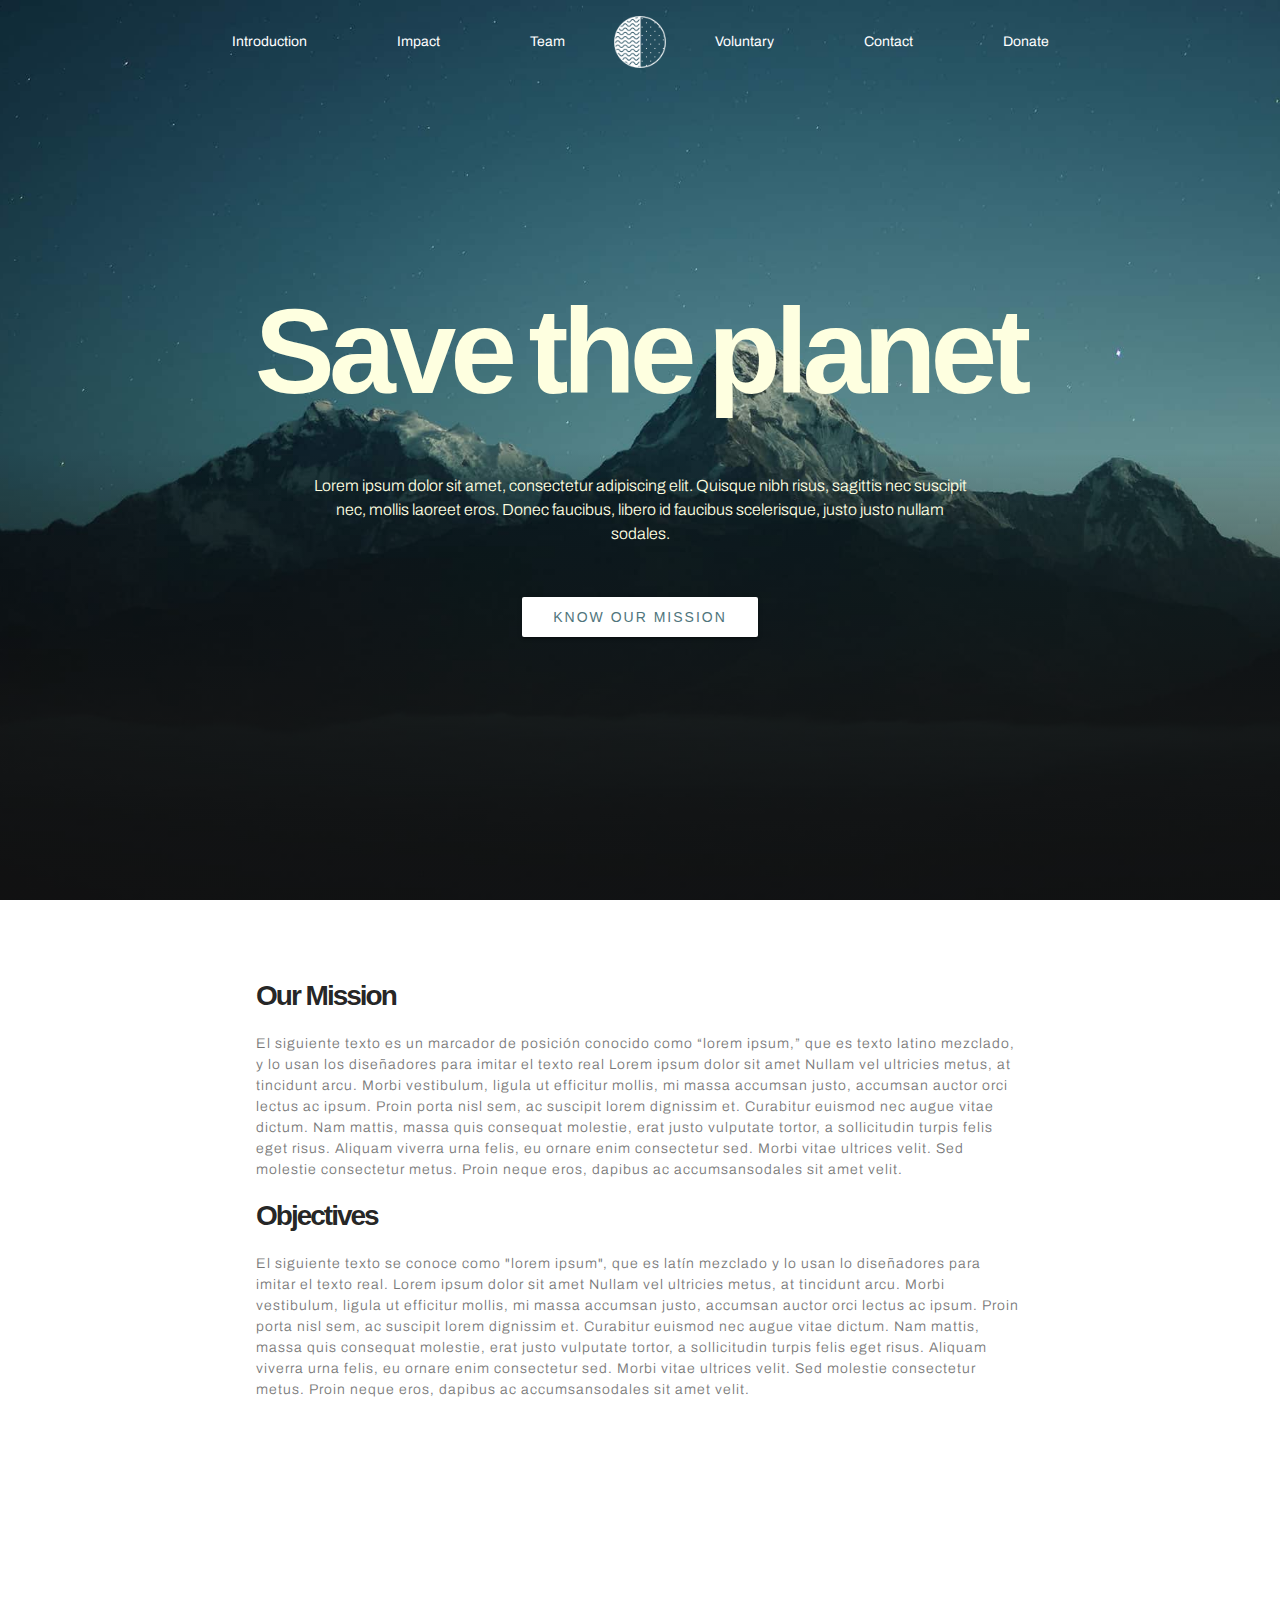
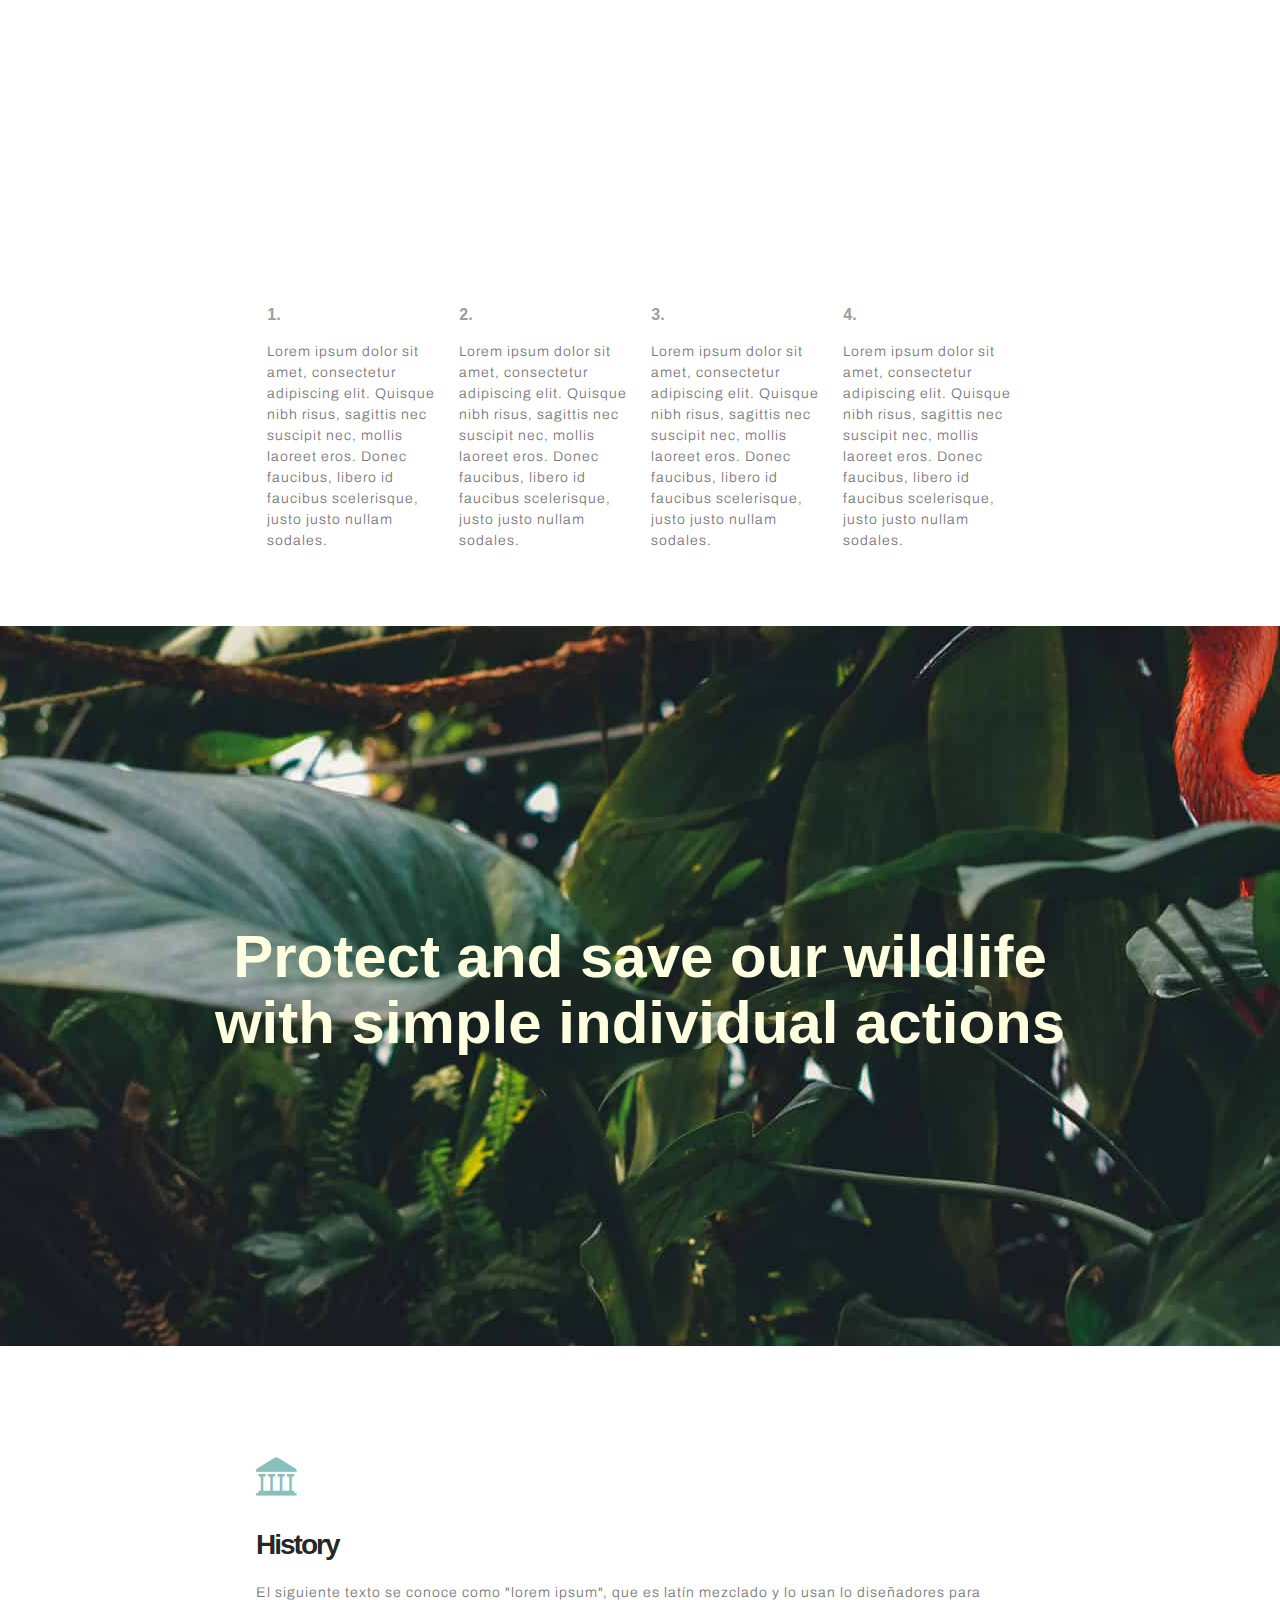
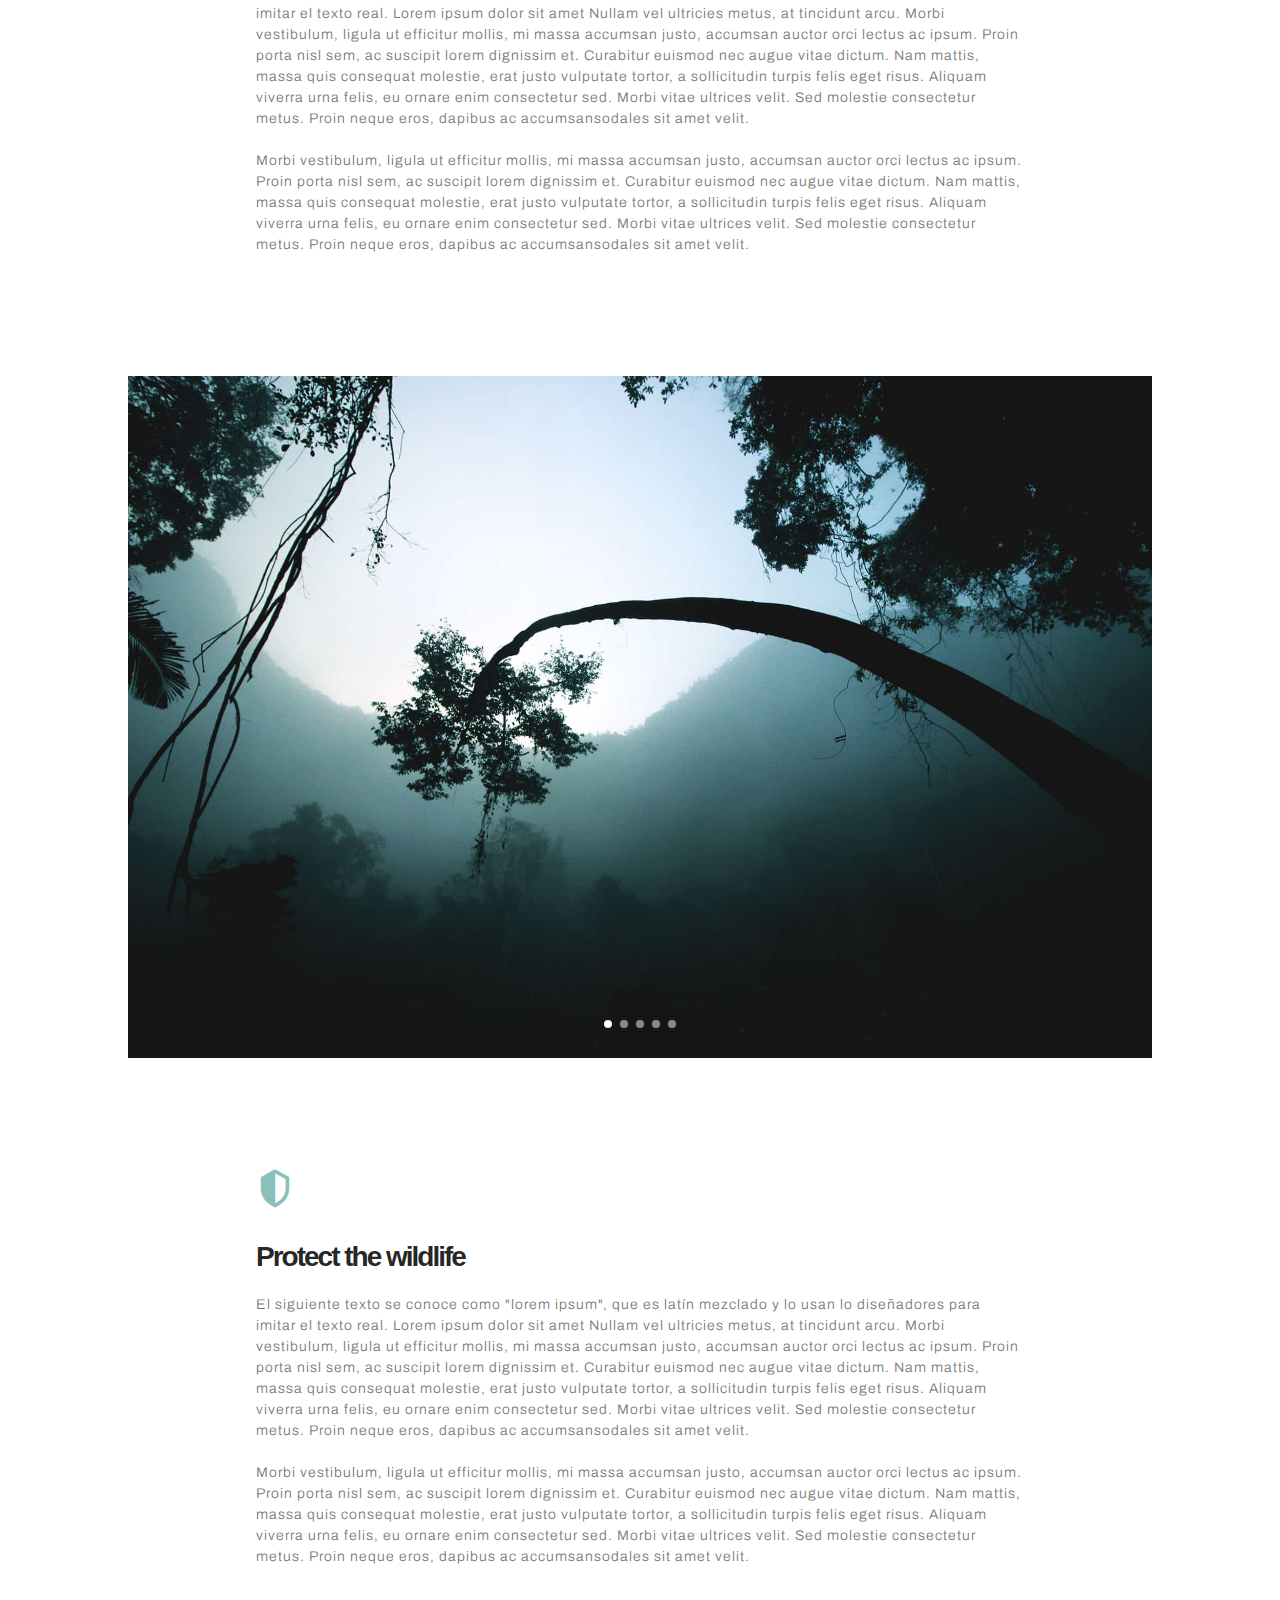
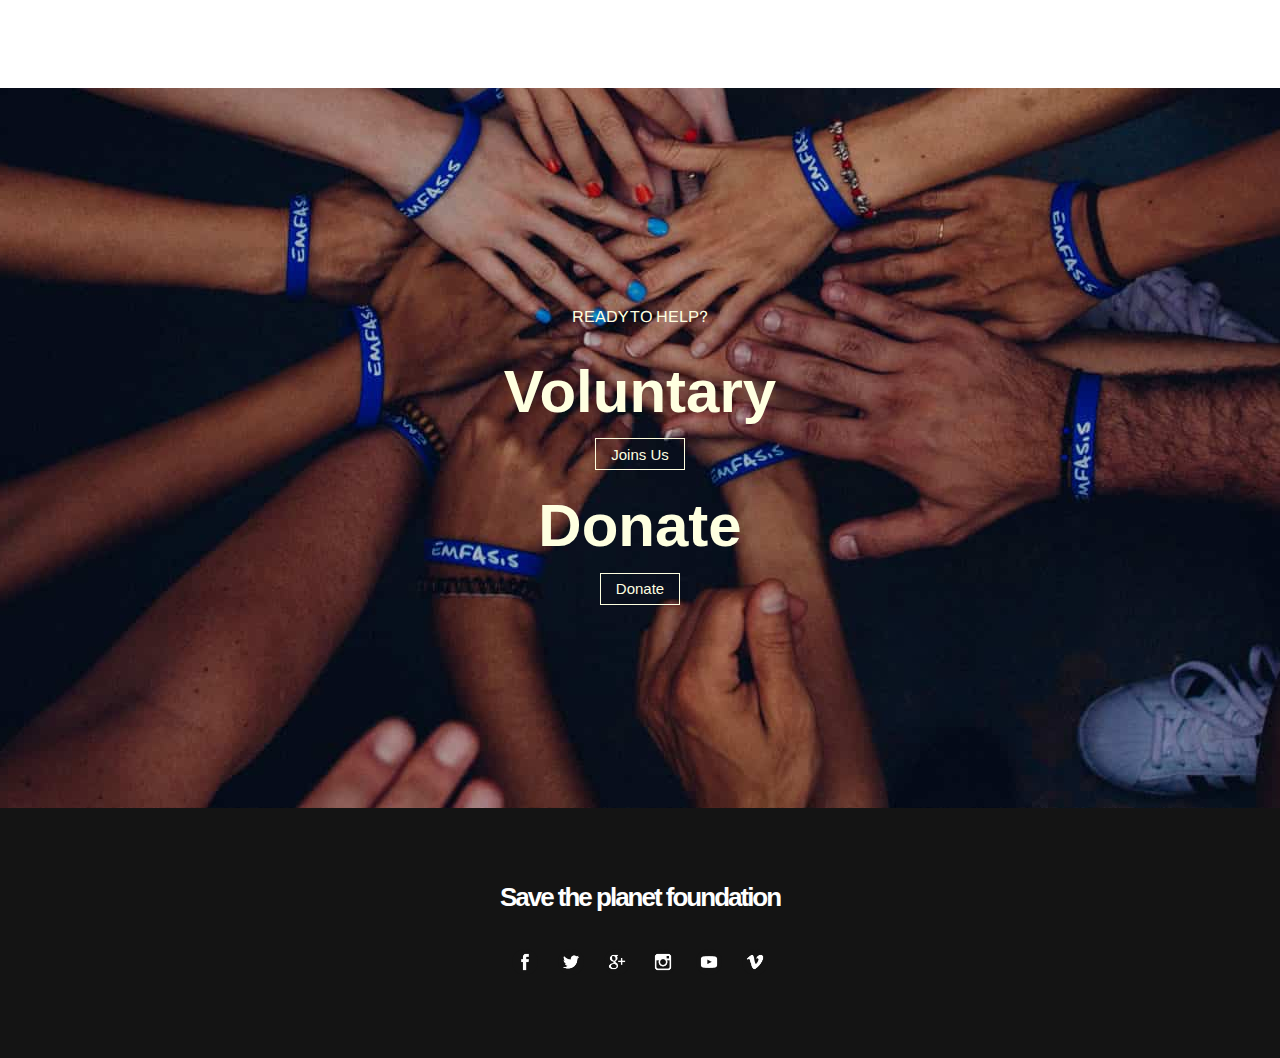
<file: index.html>
<!DOCTYPE html>
<html>

<head>
  <meta charset="utf-8">
  <meta name="viewport" content="width=device-width,initial-scale=1">
  <meta name="generator" content="RSD 5.0.3519 - Trial Version">
  <title>Index</title>
  <link rel="stylesheet" href="css/materialize.min.css">
  <link rel="stylesheet" href="css/wireframe-theme.min.css">
  <script>document.createElement( "picture" );</script>
  <script class="picturefill" async="async" src="js/picturefill.min.js"></script>
  <link rel="stylesheet" href="css/main.css">
  <link rel="stylesheet" href="https://fonts.googleapis.com/css?family=Archivo">
</head>

<body class="no-js">
  <nav class="container-grid nav-extended">
    <div class="container-grid nav-wrapper">
      <div class="container-grid desktop-nav hide-on-med-and-down">
        <a class="link-text menu-item" href="index.html">Introduction</a>
        <a class="link-text menu-item" href="impact.html">Impact</a>
        <a class="link-text menu-item" href="team.html">Team</a>
        <div class="responsive-picture nav-logo">
          <picture>
            <img alt="Placeholder Picture" width="150" height="150" src="./images/logo.png">
          </picture>
        </div>
        <a class="link-text menu-item" href="voluntary.html">Voluntary</a>
        <a class="link-text menu-item" href="contact.html">Contact</a>
        <a class="link-text menu-item" href="index.html#donation-footer">Donate</a>
      </div><a class="glyph sidenav-trigger" href="#" data-target="mobile-nav"><i class="coffeecup-icons-menu7"></i></a>
    </div>
    <div class="container-grid sidenav" id="mobile-nav">
      <div class="responsive-picture mobile-picture">
        <picture>
          <img alt="Placeholder Picture" width="150" height="150" src="./images/logo.png">
        </picture>
      </div>
      <a class="link-text menu-item mobile-link" href="index.html">Introduction</a>
      <a class="link-text menu-item mobile-link" href="impact.html">Impact</a>
      <a class="link-text menu-item mobile-link" href="team.html">Team</a>
      <a class="link-text menu-item mobile-link" href="voluntary.html">Voluntary</a>
      <a class="link-text menu-item mobile-link" href="contact.html">Contact</a>
      <a class="link-text menu-item mobile-link" href="index.html#donation-footer">Donate</a>
    </div>
  </nav>
  <div class="container-grid hero-section-introduction" id="hero-section">
    <div class="container-grid hero-content-introduction">
      <h1 class="hero-header">Save the planet</h1>
      <p class="paragraph hero-paragraph">Lorem ipsum dolor sit amet, consectetur adipiscing elit. Quisque nibh risus, sagittis nec suscipit nec, mollis laoreet eros. Donec faucibus, libero id faucibus scelerisque, justo justo nullam sodales.</p><a href="#!" class="link-container btn waves-effect white blue-grey-text waves-orange"><span class="text-element btn-text">Know our mission</span></a>
    </div>
  </div>
  <div class="container-grid information-section">
    <div class="container-grid">
      <div class="container-grid information-content" id="our-mission">
        <h2 class="section-heading">Our Mission</h2>
        <p class="paragraph body-text">El siguiente texto es un marcador de posición conocido como “lorem ipsum,” que es texto latino mezclado, y lo usan los diseñadores para imitar el texto real Lorem ipsum dolor sit amet Nullam vel ultricies metus, at tincidunt arcu. Morbi vestibulum, ligula ut efficitur mollis, mi massa accumsan justo, accumsan auctor orci lectus ac ipsum. Proin porta nisl sem, ac suscipit lorem dignissim et. Curabitur euismod nec augue vitae dictum. Nam mattis, massa quis consequat molestie, erat justo vulputate tortor, a sollicitudin turpis felis eget risus. Aliquam viverra urna felis, eu ornare enim consectetur sed. Morbi vitae ultrices velit. Sed molestie consectetur metus. Proin neque eros, dapibus ac accumsansodales sit amet velit.</p>
      </div>
      <div class="container-grid information-content">
        <h2 class="section-heading">Objectives</h2>
        <p class="paragraph body-text">El siguiente texto se conoce como "lorem ipsum", que es latín mezclado y lo usan lo diseñadores para imitar el texto real. Lorem ipsum dolor sit amet Nullam vel ultricies metus, at tincidunt arcu. Morbi vestibulum, ligula ut efficitur mollis, mi massa accumsan justo, accumsan auctor orci lectus ac ipsum. Proin porta nisl sem, ac suscipit lorem dignissim et. Curabitur euismod nec augue vitae dictum. Nam mattis, massa quis consequat molestie, erat justo vulputate tortor, a sollicitudin turpis felis eget risus. Aliquam viverra urna felis, eu ornare enim consectetur sed. Morbi vitae ultrices velit. Sed molestie consectetur metus. Proin neque eros, dapibus ac accumsansodales sit amet velit.</p>
        <div class="responsive-video vimeo information-video" data-original-url="https://vimeo.com/117910068"><iframe src='https://player.vimeo.com/video/117910068' data-original-url='https://vimeo.com/117910068' frameborder='0' webkitAllowFullScreen mozallowfullscreen allowFullScreen></iframe></div>
      </div>
      <div class="container-grid row information-content">
        <div class="container-grid col s12 m3 l3 xl3">
          <h3 class="bullet-point grey-text">1.</h3>
          <p class="paragraph body-text">Lorem ipsum dolor sit amet, consectetur adipiscing elit. Quisque nibh risus, sagittis nec suscipit nec, mollis laoreet eros. Donec faucibus, libero id faucibus scelerisque, justo justo nullam sodales.</p>
        </div>
        <div class="container-grid col s12 m3 l3 xl3">
          <h3 class="bullet-point grey-text">2.</h3>
          <p class="paragraph body-text">Lorem ipsum dolor sit amet, consectetur adipiscing elit. Quisque nibh risus, sagittis nec suscipit nec, mollis laoreet eros. Donec faucibus, libero id faucibus scelerisque, justo justo nullam sodales.</p>
        </div>
        <div class="container-grid col s12 m3 l3 xl3">
          <h3 class="bullet-point grey-text">3.</h3>
          <p class="paragraph body-text">Lorem ipsum dolor sit amet, consectetur adipiscing elit. Quisque nibh risus, sagittis nec suscipit nec, mollis laoreet eros. Donec faucibus, libero id faucibus scelerisque, justo justo nullam sodales.</p>
        </div>
        <div class="container-grid col s12 m3 l3 xl3">
          <h3 class="bullet-point grey-text">4.</h3>
          <p class="paragraph body-text">Lorem ipsum dolor sit amet, consectetur adipiscing elit. Quisque nibh risus, sagittis nec suscipit nec, mollis laoreet eros. Donec faucibus, libero id faucibus scelerisque, justo justo nullam sodales.</p>
        </div>
      </div>
    </div>
  </div>
  <div class="container-grid parallax-component">
    <div class="container-grid parallax-container">
      <h4 class="section-header">Protect and save our wildlife<br>with simple individual actions</h4>
      <div class="container-grid parallax">
        <div class="responsive-picture">
          <picture>
            <img alt="Placeholder Picture" width="2000" height="1265" src="./images/parallax_image.jpg">
          </picture>
        </div>
      </div>
    </div>
  </div>
  <div class="container-grid information-section history">
    <div class="container-grid information-content" id="history"><span class="glyph information-icon"><i class="coffeecup-icons-library"></i></span>
      <h2 class="section-heading">History</h2>
      <p class="paragraph body-text">El siguiente texto se conoce como "lorem ipsum", que es latín mezclado y lo usan lo diseñadores para imitar el texto real. Lorem ipsum dolor sit amet Nullam vel ultricies metus, at tincidunt arcu. Morbi vestibulum, ligula ut efficitur mollis, mi massa accumsan justo, accumsan auctor orci lectus ac ipsum. Proin porta nisl sem, ac suscipit lorem dignissim et. Curabitur euismod nec augue vitae dictum. Nam mattis, massa quis consequat molestie, erat justo vulputate tortor, a sollicitudin turpis felis eget risus. Aliquam viverra urna felis, eu ornare enim consectetur sed. Morbi vitae ultrices velit. Sed molestie consectetur metus. Proin neque eros, dapibus ac accumsansodales sit amet velit.<br><br>Morbi vestibulum, ligula ut efficitur mollis, mi massa accumsan justo, accumsan auctor orci lectus ac ipsum. Proin porta nisl sem, ac suscipit lorem dignissim et. Curabitur euismod nec augue vitae dictum. Nam mattis, massa quis consequat molestie, erat justo vulputate tortor, a sollicitudin turpis felis eget risus. Aliquam viverra urna felis, eu ornare enim consectetur sed. Morbi vitae ultrices velit. Sed molestie consectetur metus. Proin neque eros, dapibus ac accumsansodales sit amet velit.</p>
    </div>
  </div>
  <div class="container-grid carrousel-photos" id="carrousel-photos">
    <div class="container-grid carousel carousel-fullwidth carousel-slider"><a href="#!" class="responsive-picture carousel-item full-width-item">
        <picture>
          <img alt="Placeholder Picture" width="2000" height="1333" src="./images/01.jpg">
        </picture>
      </a><a href="#!" class="responsive-picture carousel-item full-width-item">
        <picture>
          <img alt="Placeholder Picture" width="2000" height="1333" src="./images/02.jpg">
        </picture>
      </a><a href="#!" class="responsive-picture carousel-item full-width-item">
        <picture>
          <img alt="Placeholder Picture" width="2000" height="1333" src="./images/03.jpg">
        </picture>
      </a><a href="#!" class="responsive-picture carousel-item full-width-item">
        <picture>
          <img alt="Placeholder Picture" width="2000" height="1333" src="./images/04.jpg">
        </picture>
      </a><a href="#!" class="responsive-picture carousel-item full-width-item">
        <picture>
          <img alt="Placeholder Picture" width="2000" height="1333" src="./images/05.jpg">
        </picture>
      </a>
      <div class="html-element carousel-config"><script>

document.addEventListener('DOMContentLoaded', function() {
  var elems = document.querySelectorAll('.carousel-fullwidth');
  var instances = M.Carousel.init(elems, {fullWidth: true, indicators: true});  
});

</script></div>
      <ul class="unorder-list indicators">
        <li class="list-item indicator-item"></li>
        <li class="list-item indicator-item"></li>
        <li class="list-item indicator-item"></li>
        <li class="list-item indicator-item"></li>
        <li class="list-item indicator-item"></li>
      </ul>
    </div>
  </div>
  <div class="container-grid information-section">
    <div class="container-grid information-content" id="protect"><span class="glyph information-icon"><i class="coffeecup-icons-shield"></i></span>
      <h2 class="section-heading">Protect the wildlife</h2>
      <p class="paragraph body-text">El siguiente texto se conoce como "lorem ipsum", que es latín mezclado y lo usan lo diseñadores para imitar el texto real. Lorem ipsum dolor sit amet Nullam vel ultricies metus, at tincidunt arcu. Morbi vestibulum, ligula ut efficitur mollis, mi massa accumsan justo, accumsan auctor orci lectus ac ipsum. Proin porta nisl sem, ac suscipit lorem dignissim et. Curabitur euismod nec augue vitae dictum. Nam mattis, massa quis consequat molestie, erat justo vulputate tortor, a sollicitudin turpis felis eget risus. Aliquam viverra urna felis, eu ornare enim consectetur sed. Morbi vitae ultrices velit. Sed molestie consectetur metus. Proin neque eros, dapibus ac accumsansodales sit amet velit.<br><br>Morbi vestibulum, ligula ut efficitur mollis, mi massa accumsan justo, accumsan auctor orci lectus ac ipsum. Proin porta nisl sem, ac suscipit lorem dignissim et. Curabitur euismod nec augue vitae dictum. Nam mattis, massa quis consequat molestie, erat justo vulputate tortor, a sollicitudin turpis felis eget risus. Aliquam viverra urna felis, eu ornare enim consectetur sed. Morbi vitae ultrices velit. Sed molestie consectetur metus. Proin neque eros, dapibus ac accumsansodales sit amet velit.</p>
    </div>
  </div>
  <div class="container-grid parallax-footer" id="donation-footer">
    <div class="container-grid parallax-container">
      <div class="container-grid parallax">
        <div class="responsive-picture">
          <picture>
            <img alt="Placeholder Picture" width="2000" height="1265" src="./images/voluntary.jpg">
          </picture>
        </div>
      </div>
      <div class="container-grid donation-wrapper">
        <h5 class="donation-title">Ready to help?</h5>
        <h4 class="section-heading">Voluntary</h4><form class="paypal-button button voluntary-donate" action="https://www.paypal.com/cgi-bin/webscr" method="post"> <input type="hidden" name="cmd" value="_s-xclick"> <input type="hidden" name="hosted_button_id" value=""> <button type="submit">Joins&nbsp;Us</button> </form>
        <h4 class="section-heading">Donate</h4><form class="paypal-button button voluntary-donate" action="https://www.paypal.com/cgi-bin/webscr" method="post"> <input type="hidden" name="cmd" value="_s-xclick"> <input type="hidden" name="hosted_button_id" value=""> <button type="submit">Donate</button> </form>
      </div>
    </div>
  </div>
  <div class="container-grid footer">
    <div class="container-grid footer-title">
      <h2 class="footer section-heading">Save the planet foundation</h2>
    </div>
    <div class="container-grid social-footer-wrapper"><a href="#" target="_blank" class="social-image social-icon-footer">
        <img class="facebook-icon" src="./socialicons/webicon-facebook.png" alt="Social Icon" width="100" height="100"></a><a href="#" target="_blank" class="social-image social-icon-footer">
        <img class="twitter-icon" src="./socialicons/webicon-twitter.png" alt="Social Icon" width="100" height="100"></a><a href="#" target="_blank" class="social-image social-icon-footer">
        <img class="googleplus-icon" src="./socialicons/webicon-googleplus.png" alt="Social Icon" width="100" height="100"></a><a href="#" target="_blank" class="social-image social-icon-footer">
        <img class="instagram-icon" src="./socialicons/webicon-instagram.png" alt="Social Icon" width="100" height="100"></a><a href="#" target="_blank" class="social-image social-icon-footer">
        <img class="youtube-icon" src="./socialicons/webicon-youtube.png" alt="Social Icon" width="100" height="100"></a><a href="#" target="_blank" class="social-image social-icon-footer">
        <img class="vimeo-icon" src="./socialicons/webicon-vimeo.png" alt="Social Icon" width="100" height="100"></a></div>
  </div>
  <script src="js/jquery.min.js"></script>
  <script src="js/outofview.js"></script>
  <script src="js/materialize.min.js"></script>
  <script>M.AutoInit();</script>
</body>

</html>
</file>
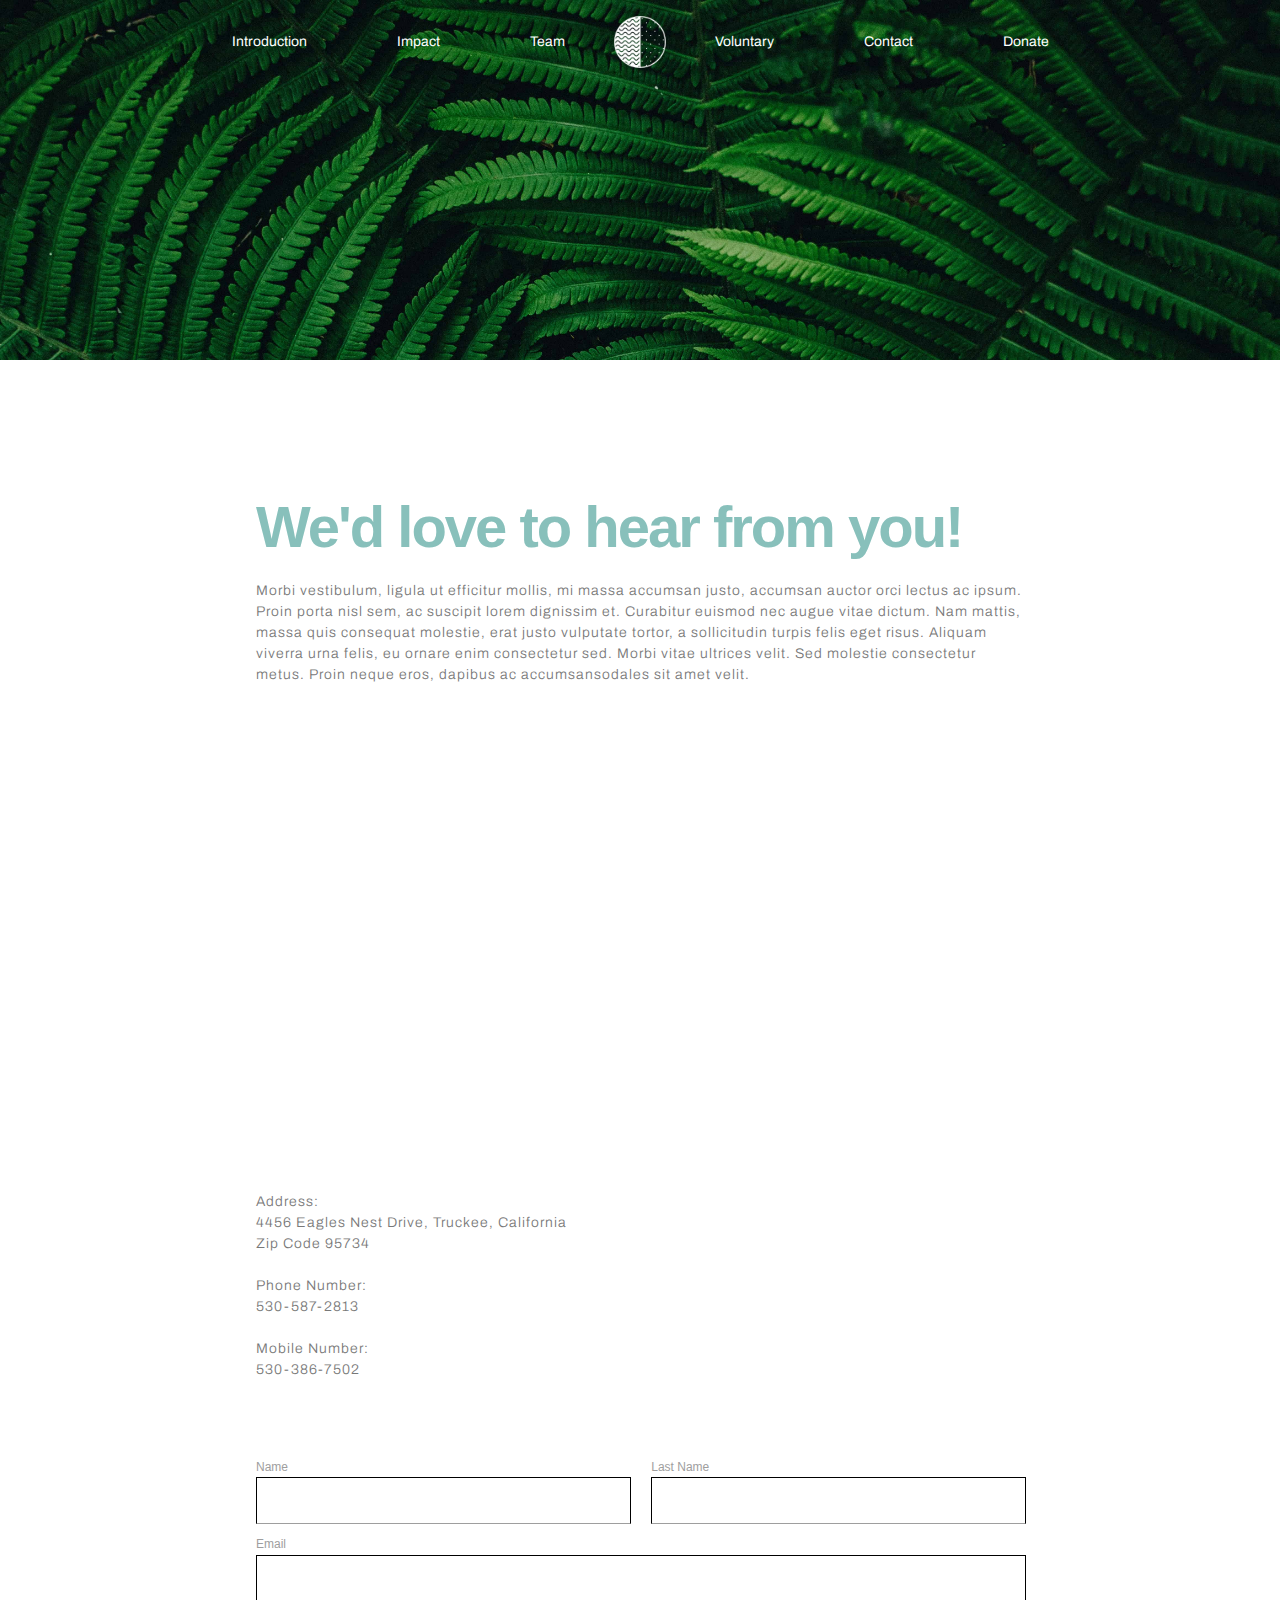
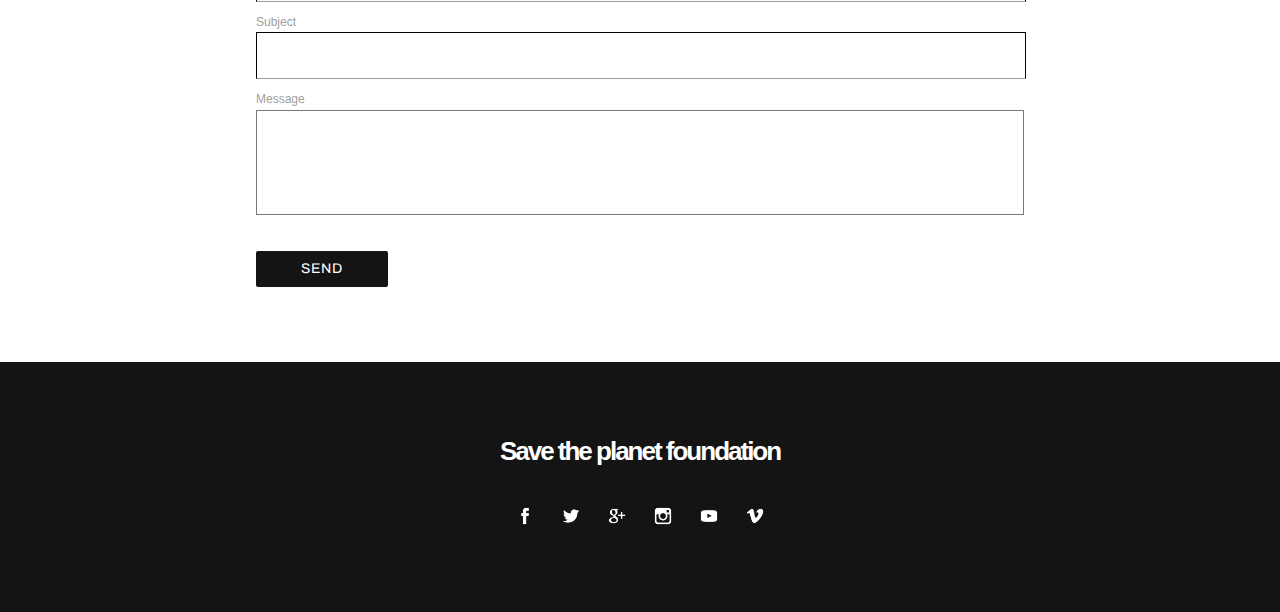
<file: contact.html>
<!DOCTYPE html>
<html>

<head>
  <meta charset="utf-8">
  <meta name="viewport" content="width=device-width,initial-scale=1">
  <meta name="generator" content="RSD 5.0.3519 - Trial Version">
  <title>Contact</title>
  <link rel="stylesheet" href="css/materialize.min.css">
  <link rel="stylesheet" href="css/wireframe-theme.min.css">
  <script>document.createElement( "picture" );</script>
  <script class="picturefill" async="async" src="js/picturefill.min.js"></script>
  <link rel="stylesheet" href="css/main.css">
  <link rel="stylesheet" href="https://fonts.googleapis.com/css?family=Archivo">
</head>

<body class="no-js">
  <nav class="container-grid nav-extended">
    <div class="container-grid nav-wrapper">
      <div class="container-grid desktop-nav hide-on-med-and-down">
        <a class="link-text menu-item" href="index.html">Introduction</a>
        <a class="link-text menu-item" href="impact.html">Impact</a>
        <a class="link-text menu-item" href="team.html">Team</a>
        <div class="responsive-picture nav-logo">
          <picture>
            <img alt="Placeholder Picture" width="150" height="150" src="./images/logo.png">
          </picture>
        </div>
        <a class="link-text menu-item" href="voluntary.html">Voluntary</a>
        <a class="link-text menu-item" href="contact.html">Contact</a>
        <a class="link-text menu-item" href="index.html#donation-footer">Donate</a>
      </div><a class="glyph sidenav-trigger" href="#" data-target="mobile-nav"><i class="coffeecup-icons-menu7"></i></a>
    </div>
    <div class="container-grid sidenav" id="mobile-nav">
      <div class="responsive-picture mobile-picture">
        <picture>
          <img alt="Placeholder Picture" width="150" height="150" src="./images/logo.png">
        </picture>
      </div>
      <a class="link-text menu-item mobile-link" href="index.html">Introduction</a>
      <a class="link-text menu-item mobile-link" href="impact.html">Impact</a>
      <a class="link-text menu-item mobile-link" href="team.html">Team</a>
      <a class="link-text menu-item mobile-link" href="voluntary.html">Voluntary</a>
      <a class="link-text menu-item mobile-link" href="contact.html">Contact</a>
      <a class="link-text menu-item mobile-link" href="index.html#donation-footer">Donate</a>
    </div>
  </nav>
  <div class="container-grid hero-section-contact" id="hero-section"></div>
  <div class="container-grid information-section">
    <div class="container-grid information-content" id="our-mission">
      <h2 class="heading-voluntary-section"><span class="subtle-green">We'd love to hear from you!</span></h2>
      <p class="paragraph body-text">Morbi vestibulum, ligula ut efficitur mollis, mi massa accumsan justo, accumsan auctor orci lectus ac ipsum. Proin porta nisl sem, ac suscipit lorem dignissim et. Curabitur euismod nec augue vitae dictum. Nam mattis, massa quis consequat molestie, erat justo vulputate tortor, a sollicitudin turpis felis eget risus. Aliquam viverra urna felis, eu ornare enim consectetur sed. Morbi vitae ultrices velit. Sed molestie consectetur metus. Proin neque eros, dapibus ac accumsansodales sit amet velit.<br></p>
      <div class="container-grid address">
        <div class="container-grid">
          <div class="html-element"><style>.embed-container { position: relative; padding-bottom: 56.25%; height: 0; overflow: hidden; max-width: 100%; } .embed-container iframe, .embed-container object, .embed-container embed { position: absolute; top: 0; left: 0; width: 100%; height: 100%; }</style>

<div class='embed-container'>
    <iframe src="https://www.google.com/maps/embed?pb=!1m18!1m12!1m3!1d23912.815572731466!2d5.985169416327804!3d52.01818422786229!2m3!1f0!2f0!3f0!3m2!1i1024!2i768!4f13.1!3m3!1m2!1s0x47c7bcc9278a0a47%3A0x46a1476b7999402f!2sNational%20Park%20Veluwezoom!5e1!3m2!1sen!2snl!4v1568210381841!5m2!1sen!2snl" width="600" height="450" frameborder="0" style="border:0;" allowfullscreen=""></iframe>
</div></div>
        </div>
        <address class="container-grid">
          <p class="paragraph body-text">Address:<br>4456 Eagles Nest Drive, Truckee, California<br>Zip Code 95734<br><br>Phone Number:<br>530-587-2813<br><br>Mobile Number:<br>530-386-7502<br></p>
        </address>
      </div>
      <form class="form-container contact-form">
        <div class="container-grid sd-two-cols two-fields">
          <div class="container-grid"><label class="label active" for="firstname">Name</label><input value="" name="firstname" type="text" class="text-input" id="firstname"></div>
          <div class="container-grid"><label class="label" for="lastname">Last Name</label><input value="" name="lastname" type="text" class="text-input" id="lastname"></div>
        </div>
        <div class="container-grid"><label class="label" for="email">Email</label><input value="" name="email" type="email" class="email-input" id="email"></div>
        <div class="container-grid"><label class="label" for="subject">Subject</label><input value="" name="subject" type="text" class="text-input" id="subject"></div>
        <div class="container-grid"><label class="label" for="message">Message</label><textarea name="message" class="textarea-input" id="message"></textarea>
        </div><button type="submit" class="btn">send</button>
      </form>
    </div>
  </div>
  <div class="container-grid footer">
    <div class="container-grid footer-title">
      <h2 class="footer section-heading">Save the planet foundation</h2>
    </div>
    <div class="container-grid social-footer-wrapper"><a href="#" target="_blank" class="social-image social-icon-footer">
        <img class="facebook-icon" src="./socialicons/webicon-facebook.png" alt="Social Icon" width="100" height="100"></a><a href="#" target="_blank" class="social-image social-icon-footer">
        <img class="twitter-icon" src="./socialicons/webicon-twitter.png" alt="Social Icon" width="100" height="100"></a><a href="#" target="_blank" class="social-image social-icon-footer">
        <img class="googleplus-icon" src="./socialicons/webicon-googleplus.png" alt="Social Icon" width="100" height="100"></a><a href="#" target="_blank" class="social-image social-icon-footer">
        <img class="instagram-icon" src="./socialicons/webicon-instagram.png" alt="Social Icon" width="100" height="100"></a><a href="#" target="_blank" class="social-image social-icon-footer">
        <img class="youtube-icon" src="./socialicons/webicon-youtube.png" alt="Social Icon" width="100" height="100"></a><a href="#" target="_blank" class="social-image social-icon-footer">
        <img class="vimeo-icon" src="./socialicons/webicon-vimeo.png" alt="Social Icon" width="100" height="100"></a></div>
  </div>
  <script src="js/jquery.min.js"></script>
  <script src="js/outofview.js"></script>
  <script src="js/materialize.min.js"></script>
  <script>M.AutoInit();</script>
</body>

</html>
</file>
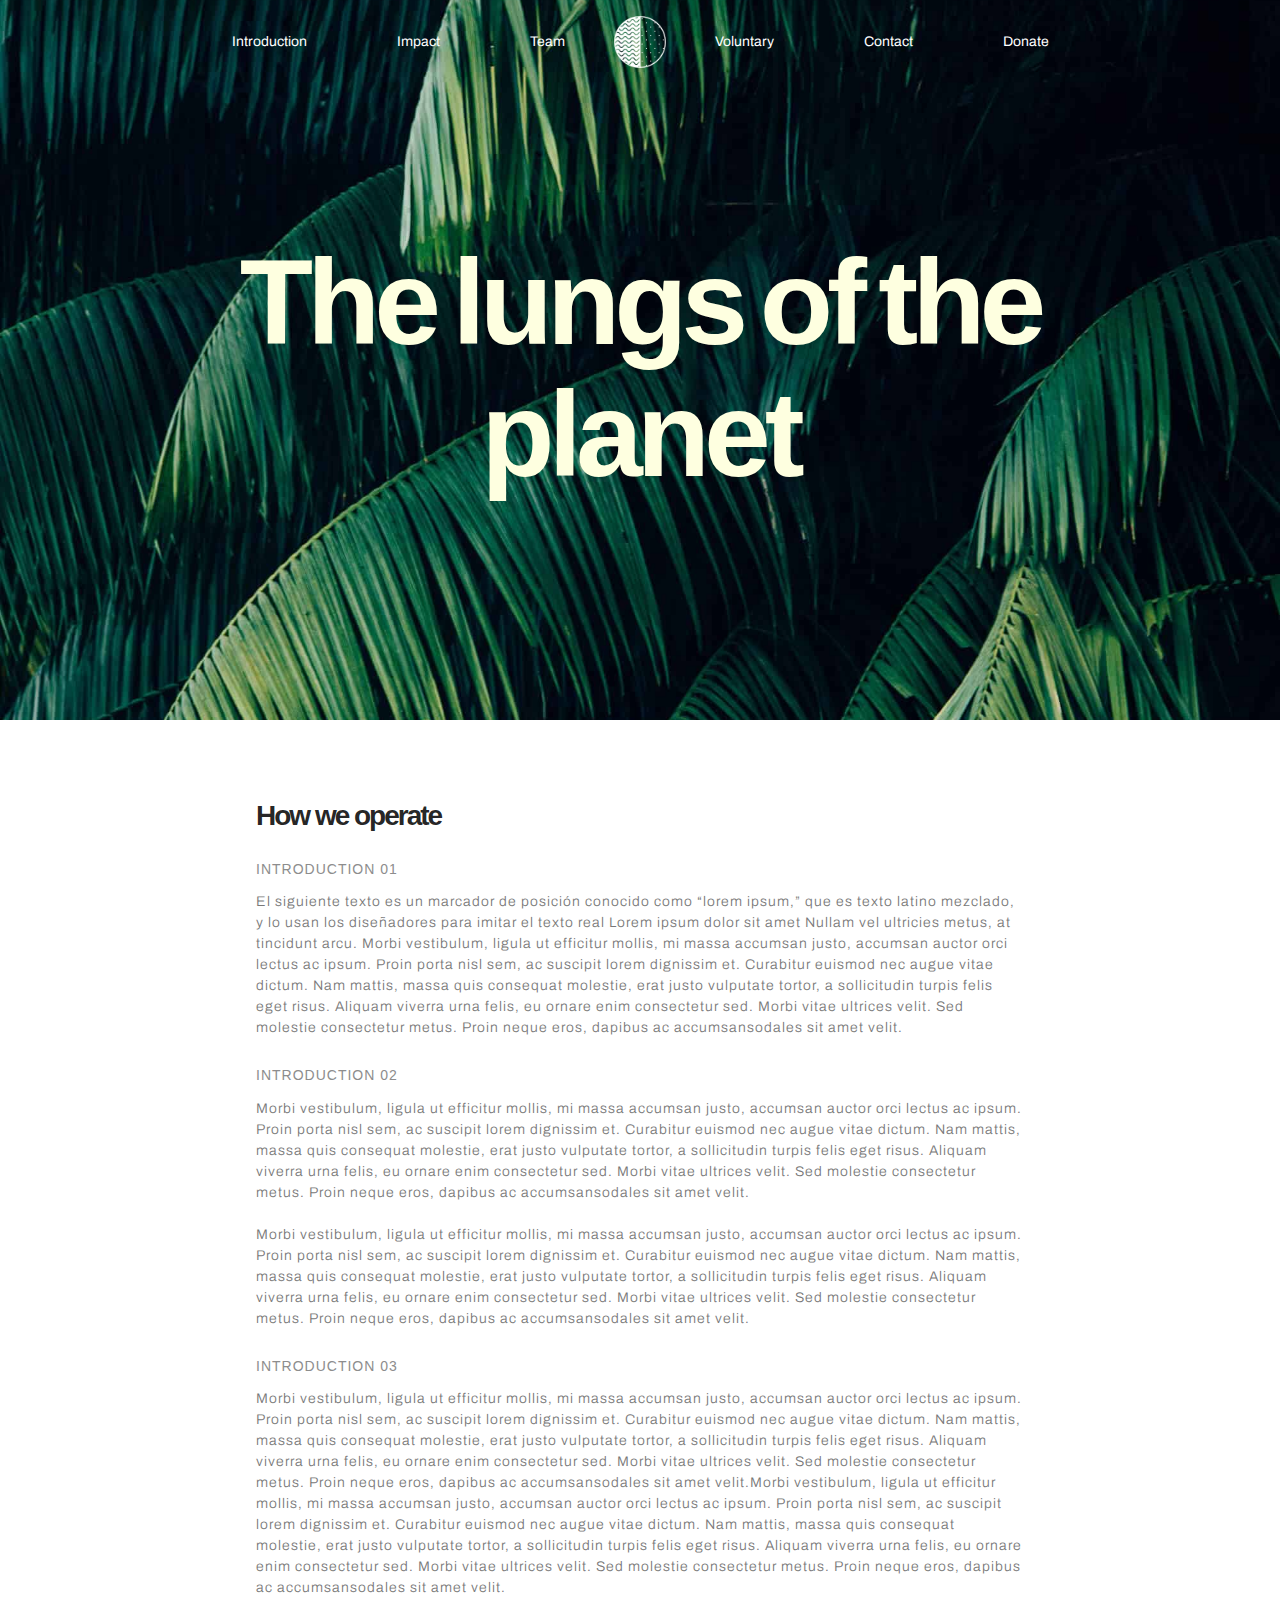
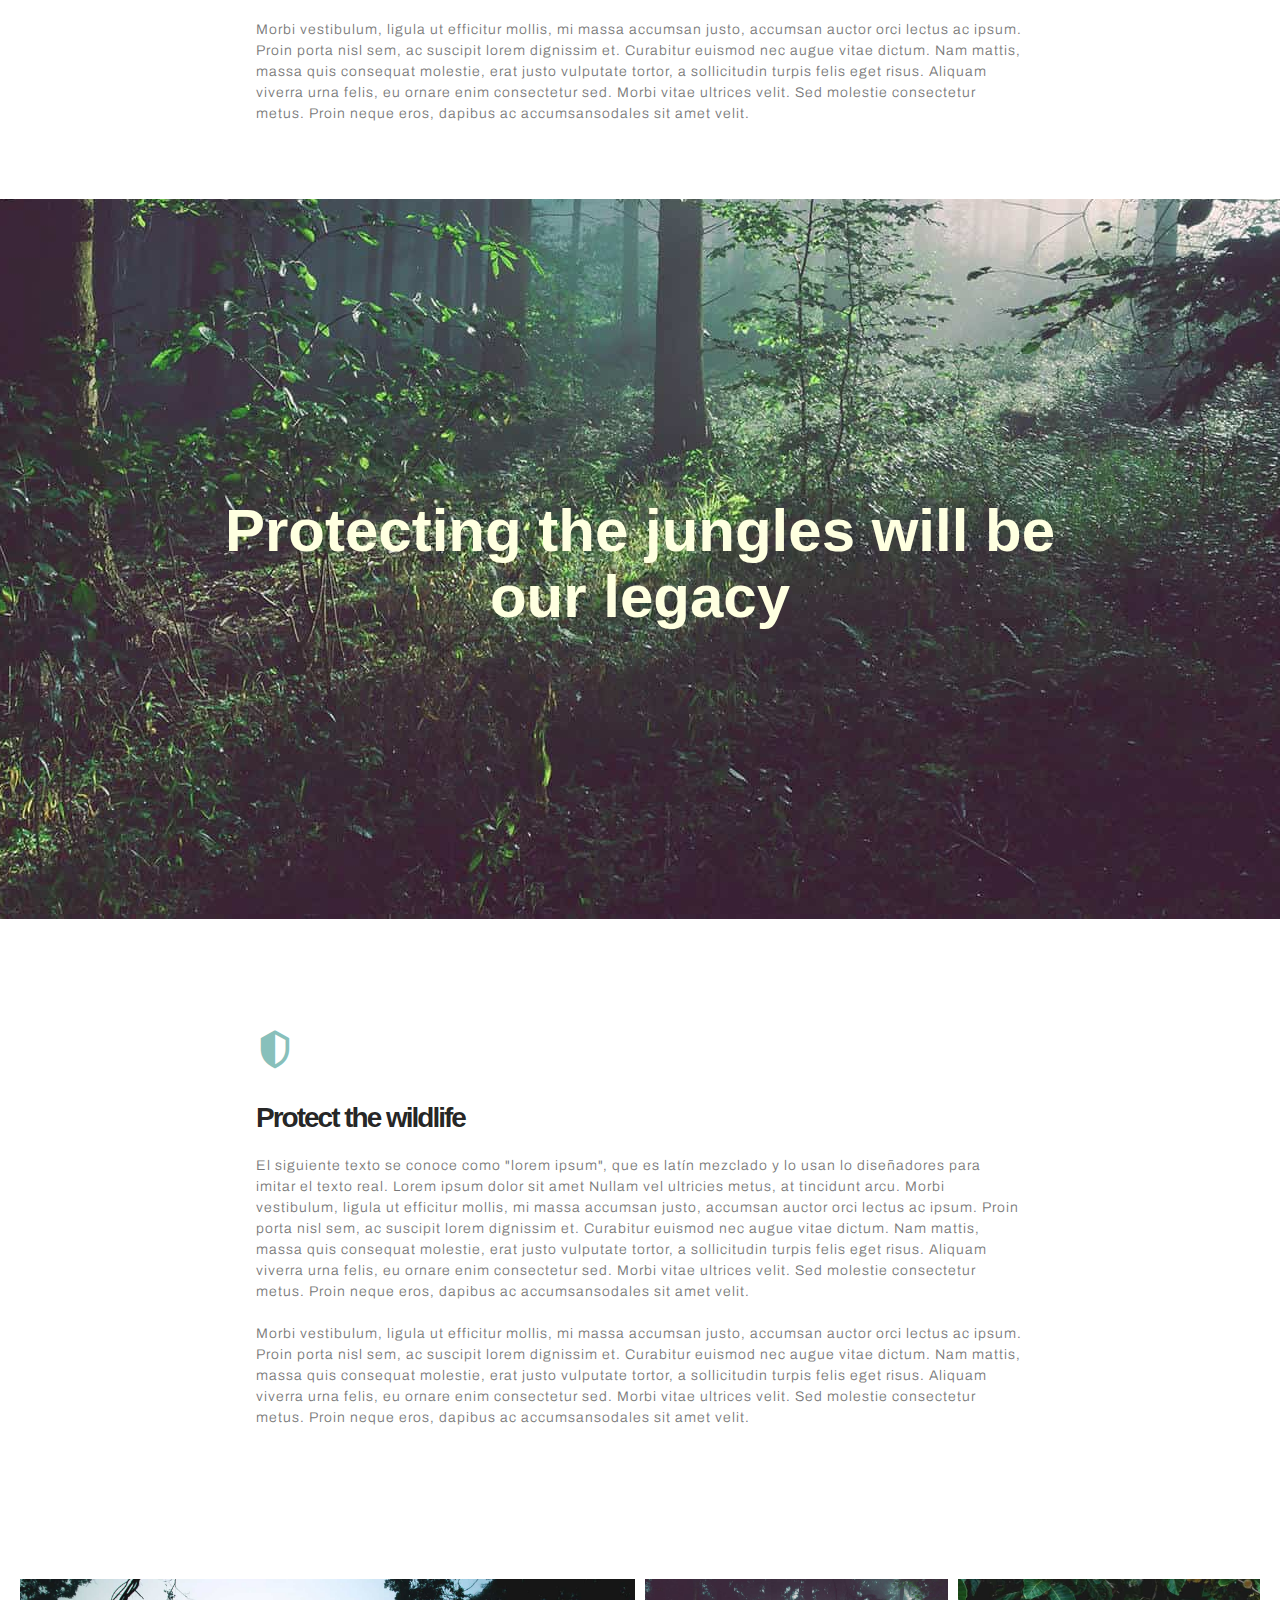
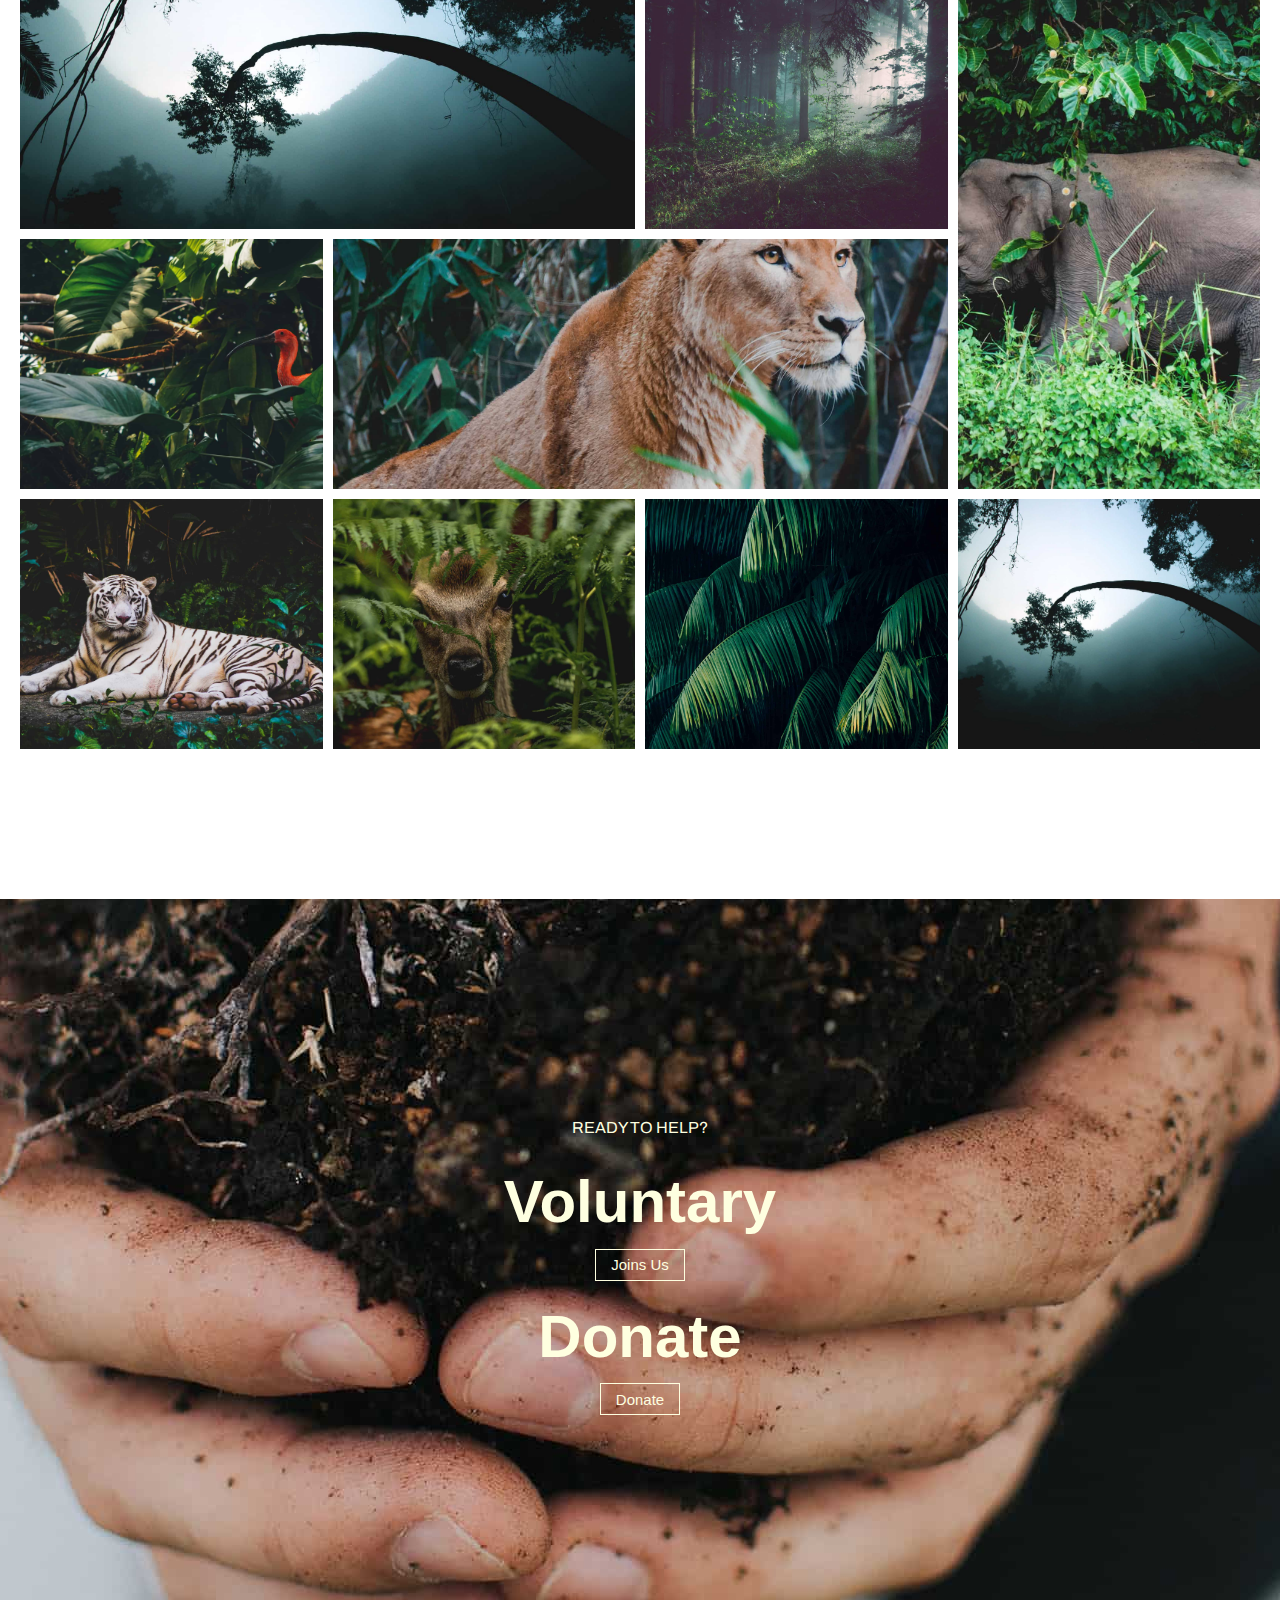
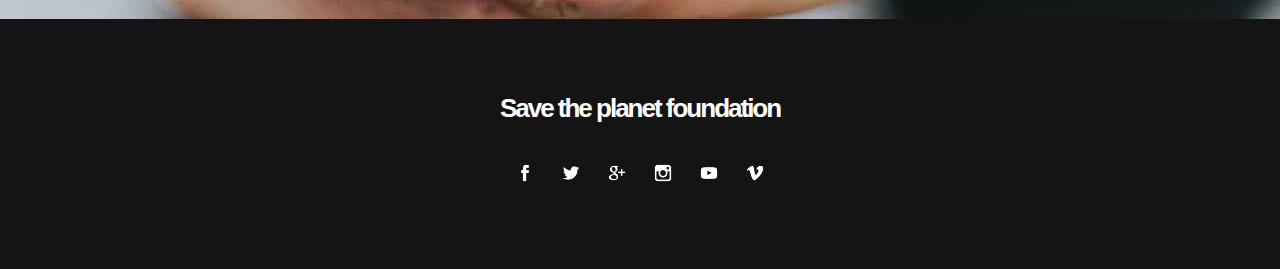
<file: impact.html>
<!DOCTYPE html>
<html>

<head>
  <meta charset="utf-8">
  <meta name="viewport" content="width=device-width,initial-scale=1">
  <meta name="generator" content="RSD 5.0.3519 - Trial Version">
  <title>Impact</title>
  <link rel="stylesheet" href="css/materialize.min.css">
  <link rel="stylesheet" href="css/wireframe-theme.min.css">
  <script>document.createElement( "picture" );</script>
  <script class="picturefill" async="async" src="js/picturefill.min.js"></script>
  <link rel="stylesheet" href="css/main.css">
  <link rel="stylesheet" href="https://fonts.googleapis.com/css?family=Archivo">
</head>

<body class="no-js">
  <nav class="container-grid nav-extended">
    <div class="container-grid nav-wrapper">
      <div class="container-grid desktop-nav hide-on-med-and-down">
        <a class="link-text menu-item" href="index.html">Introduction</a>
        <a class="link-text menu-item" href="impact.html">Impact</a>
        <a class="link-text menu-item" href="team.html">Team</a>
        <div class="responsive-picture nav-logo">
          <picture>
            <img alt="Placeholder Picture" width="150" height="150" src="./images/logo.png">
          </picture>
        </div>
        <a class="link-text menu-item" href="voluntary.html">Voluntary</a>
        <a class="link-text menu-item" href="contact.html">Contact</a>
        <a class="link-text menu-item" href="index.html#donation-footer">Donate</a>
      </div><a class="glyph sidenav-trigger" href="#" data-target="mobile-nav"><i class="coffeecup-icons-menu7"></i></a>
    </div>
    <div class="container-grid sidenav" id="mobile-nav">
      <div class="responsive-picture mobile-picture">
        <picture>
          <img alt="Placeholder Picture" width="150" height="150" src="./images/logo.png">
        </picture>
      </div>
      <a class="link-text menu-item mobile-link" href="index.html">Introduction</a>
      <a class="link-text menu-item mobile-link" href="impact.html">Impact</a>
      <a class="link-text menu-item mobile-link" href="team.html">Team</a>
      <a class="link-text menu-item mobile-link" href="voluntary.html">Voluntary</a>
      <a class="link-text menu-item mobile-link" href="contact.html">Contact</a>
      <a class="link-text menu-item mobile-link" href="index.html#donation-footer">Donate</a>
    </div>
  </nav>
  <div class="container-grid hero-section-impact" id="hero-section">
    <div class="container-grid hero-content-impact">
      <h1 class="heading-impact">The lungs of the planet</h1>
    </div>
  </div>
  <div class="container-grid information-section">
    <div class="container-grid information-content" id="our-mission">
      <h2 class="section-heading">How we operate</h2>
      <h6 class="grey-subtitle">Introduction 01</h6>
      <p class="paragraph body-text">El siguiente texto es un marcador de posición conocido como “lorem ipsum,” que es texto latino mezclado, y lo usan los diseñadores para imitar el texto real Lorem ipsum dolor sit amet Nullam vel ultricies metus, at tincidunt arcu. Morbi vestibulum, ligula ut efficitur mollis, mi massa accumsan justo, accumsan auctor orci lectus ac ipsum. Proin porta nisl sem, ac suscipit lorem dignissim et. Curabitur euismod nec augue vitae dictum. Nam mattis, massa quis consequat molestie, erat justo vulputate tortor, a sollicitudin turpis felis eget risus. Aliquam viverra urna felis, eu ornare enim consectetur sed. Morbi vitae ultrices velit. Sed molestie consectetur metus. Proin neque eros, dapibus ac accumsansodales sit amet velit.<br></p>
      <h6 class="grey-subtitle">Introduction 02</h6>
      <p class="paragraph body-text">Morbi vestibulum, ligula ut efficitur mollis, mi massa accumsan justo, accumsan auctor orci lectus ac ipsum. Proin porta nisl sem, ac suscipit lorem dignissim et. Curabitur euismod nec augue vitae dictum. Nam mattis, massa quis consequat molestie, erat justo vulputate tortor, a sollicitudin turpis felis eget risus. Aliquam viverra urna felis, eu ornare enim consectetur sed. Morbi vitae ultrices velit. Sed molestie consectetur metus. Proin neque eros, dapibus ac accumsansodales sit amet velit.<br><br>Morbi vestibulum, ligula ut efficitur mollis, mi massa accumsan justo, accumsan auctor orci lectus ac ipsum. Proin porta nisl sem, ac suscipit lorem dignissim et. Curabitur euismod nec augue vitae dictum. Nam mattis, massa quis consequat molestie, erat justo vulputate tortor, a sollicitudin turpis felis eget risus. Aliquam viverra urna felis, eu ornare enim consectetur sed. Morbi vitae ultrices velit. Sed molestie consectetur metus. Proin neque eros, dapibus ac accumsansodales sit amet velit.<br></p>
      <h6 class="grey-subtitle">Introduction 03</h6>
      <p class="paragraph body-text">Morbi vestibulum, ligula ut efficitur mollis, mi massa accumsan justo, accumsan auctor orci lectus ac ipsum. Proin porta nisl sem, ac suscipit lorem dignissim et. Curabitur euismod nec augue vitae dictum. Nam mattis, massa quis consequat molestie, erat justo vulputate tortor, a sollicitudin turpis felis eget risus. Aliquam viverra urna felis, eu ornare enim consectetur sed. Morbi vitae ultrices velit. Sed molestie consectetur metus. Proin neque eros, dapibus ac accumsansodales sit amet velit.Morbi vestibulum, ligula ut efficitur mollis, mi massa accumsan justo, accumsan auctor orci lectus ac ipsum. Proin porta nisl sem, ac suscipit lorem dignissim et. Curabitur euismod nec augue vitae dictum. Nam mattis, massa quis consequat molestie, erat justo vulputate tortor, a sollicitudin turpis felis eget risus. Aliquam viverra urna felis, eu ornare enim consectetur sed. Morbi vitae ultrices velit. Sed molestie consectetur metus. Proin neque eros, dapibus ac accumsansodales sit amet velit.<br><br>Morbi vestibulum, ligula ut efficitur mollis, mi massa accumsan justo, accumsan auctor orci lectus ac ipsum. Proin porta nisl sem, ac suscipit lorem dignissim et. Curabitur euismod nec augue vitae dictum. Nam mattis, massa quis consequat molestie, erat justo vulputate tortor, a sollicitudin turpis felis eget risus. Aliquam viverra urna felis, eu ornare enim consectetur sed. Morbi vitae ultrices velit. Sed molestie consectetur metus. Proin neque eros, dapibus ac accumsansodales sit amet velit.<br></p>
    </div>
  </div>
  <div class="container-grid parallax-component">
    <div class="container-grid parallax-container">
      <div class="container-grid parallax">
        <div class="responsive-picture">
          <picture>
            <img alt="Placeholder Picture" width="2000" height="1333" src="./images/sebastian-unrau-sp-p7uuT0tw-unsplash%20%281%29.jpg">
          </picture>
        </div>
      </div>
      <div class="container-grid parallax-impact">
        <h4 class="section-heading">Protecting the jungles will be our legacy</h4>
      </div>
    </div>
  </div>
  <div class="container-grid information-section">
    <div class="container-grid information-content" id="history"><span class="glyph information-icon"><i class="coffeecup-icons-shield"></i></span>
      <h2 class="section-heading">Protect the wildlife</h2>
      <p class="paragraph body-text">El siguiente texto se conoce como "lorem ipsum", que es latín mezclado y lo usan lo diseñadores para imitar el texto real. Lorem ipsum dolor sit amet Nullam vel ultricies metus, at tincidunt arcu. Morbi vestibulum, ligula ut efficitur mollis, mi massa accumsan justo, accumsan auctor orci lectus ac ipsum. Proin porta nisl sem, ac suscipit lorem dignissim et. Curabitur euismod nec augue vitae dictum. Nam mattis, massa quis consequat molestie, erat justo vulputate tortor, a sollicitudin turpis felis eget risus. Aliquam viverra urna felis, eu ornare enim consectetur sed. Morbi vitae ultrices velit. Sed molestie consectetur metus. Proin neque eros, dapibus ac accumsansodales sit amet velit.<br><br>Morbi vestibulum, ligula ut efficitur mollis, mi massa accumsan justo, accumsan auctor orci lectus ac ipsum. Proin porta nisl sem, ac suscipit lorem dignissim et. Curabitur euismod nec augue vitae dictum. Nam mattis, massa quis consequat molestie, erat justo vulputate tortor, a sollicitudin turpis felis eget risus. Aliquam viverra urna felis, eu ornare enim consectetur sed. Morbi vitae ultrices velit. Sed molestie consectetur metus. Proin neque eros, dapibus ac accumsansodales sit amet velit.</p>
    </div>
  </div>
  <div class="container-grid component_section">
    <div class="container-grid grid-gallery">
      <div class="container-grid gallery-item item-1"></div>
      <div class="container-grid gallery-item item-2"></div>
      <div class="container-grid gallery-item item-3"></div>
      <div class="container-grid gallery-item item-4"></div>
      <div class="container-grid gallery-item item-5"></div>
      <div class="container-grid gallery-item item-6"></div>
      <div class="container-grid gallery-item item-7"></div>
      <div class="container-grid gallery-item item-8"></div>
      <div class="container-grid gallery-item item-9"></div>
    </div>
  </div>
  <div class="container-grid parallax-footer">
    <div class="container-grid parallax-container">
      <div class="container-grid parallax">
        <div class="responsive-picture">
          <picture>
            <img alt="Placeholder Picture" width="2000" height="1330" src="./images/kyle-ellefson-Y6T1a4gU4ss-unsplash.jpg">
          </picture>
        </div>
      </div>
      <div class="container-grid donation-wrapper">
        <h5 class="donation-title">Ready to help?</h5>
        <h4 class="section-heading">Voluntary</h4><form class="paypal-button button voluntary-donate" action="https://www.paypal.com/cgi-bin/webscr" method="post"> <input type="hidden" name="cmd" value="_s-xclick"> <input type="hidden" name="hosted_button_id" value=""> <button type="submit">Joins&nbsp;Us</button> </form>
        <h4 class="section-heading">Donate</h4><form class="paypal-button button voluntary-donate" action="https://www.paypal.com/cgi-bin/webscr" method="post"> <input type="hidden" name="cmd" value="_s-xclick"> <input type="hidden" name="hosted_button_id" value=""> <button type="submit">Donate</button> </form>
      </div>
    </div>
  </div>
  <div class="container-grid footer">
    <div class="container-grid footer-title">
      <h2 class="footer section-heading">Save the planet foundation</h2>
    </div>
    <div class="container-grid social-footer-wrapper"><a href="#" target="_blank" class="social-image social-icon-footer">
        <img class="facebook-icon" src="./socialicons/webicon-facebook.png" alt="Social Icon" width="100" height="100"></a><a href="#" target="_blank" class="social-image social-icon-footer">
        <img class="twitter-icon" src="./socialicons/webicon-twitter.png" alt="Social Icon" width="100" height="100"></a><a href="#" target="_blank" class="social-image social-icon-footer">
        <img class="googleplus-icon" src="./socialicons/webicon-googleplus.png" alt="Social Icon" width="100" height="100"></a><a href="#" target="_blank" class="social-image social-icon-footer">
        <img class="instagram-icon" src="./socialicons/webicon-instagram.png" alt="Social Icon" width="100" height="100"></a><a href="#" target="_blank" class="social-image social-icon-footer">
        <img class="youtube-icon" src="./socialicons/webicon-youtube.png" alt="Social Icon" width="100" height="100"></a><a href="#" target="_blank" class="social-image social-icon-footer">
        <img class="vimeo-icon" src="./socialicons/webicon-vimeo.png" alt="Social Icon" width="100" height="100"></a></div>
  </div>
  <script src="js/jquery.min.js"></script>
  <script src="js/outofview.js"></script>
  <script src="js/materialize.min.js"></script>
  <script>M.AutoInit();</script>
</body>

</html>
</file>
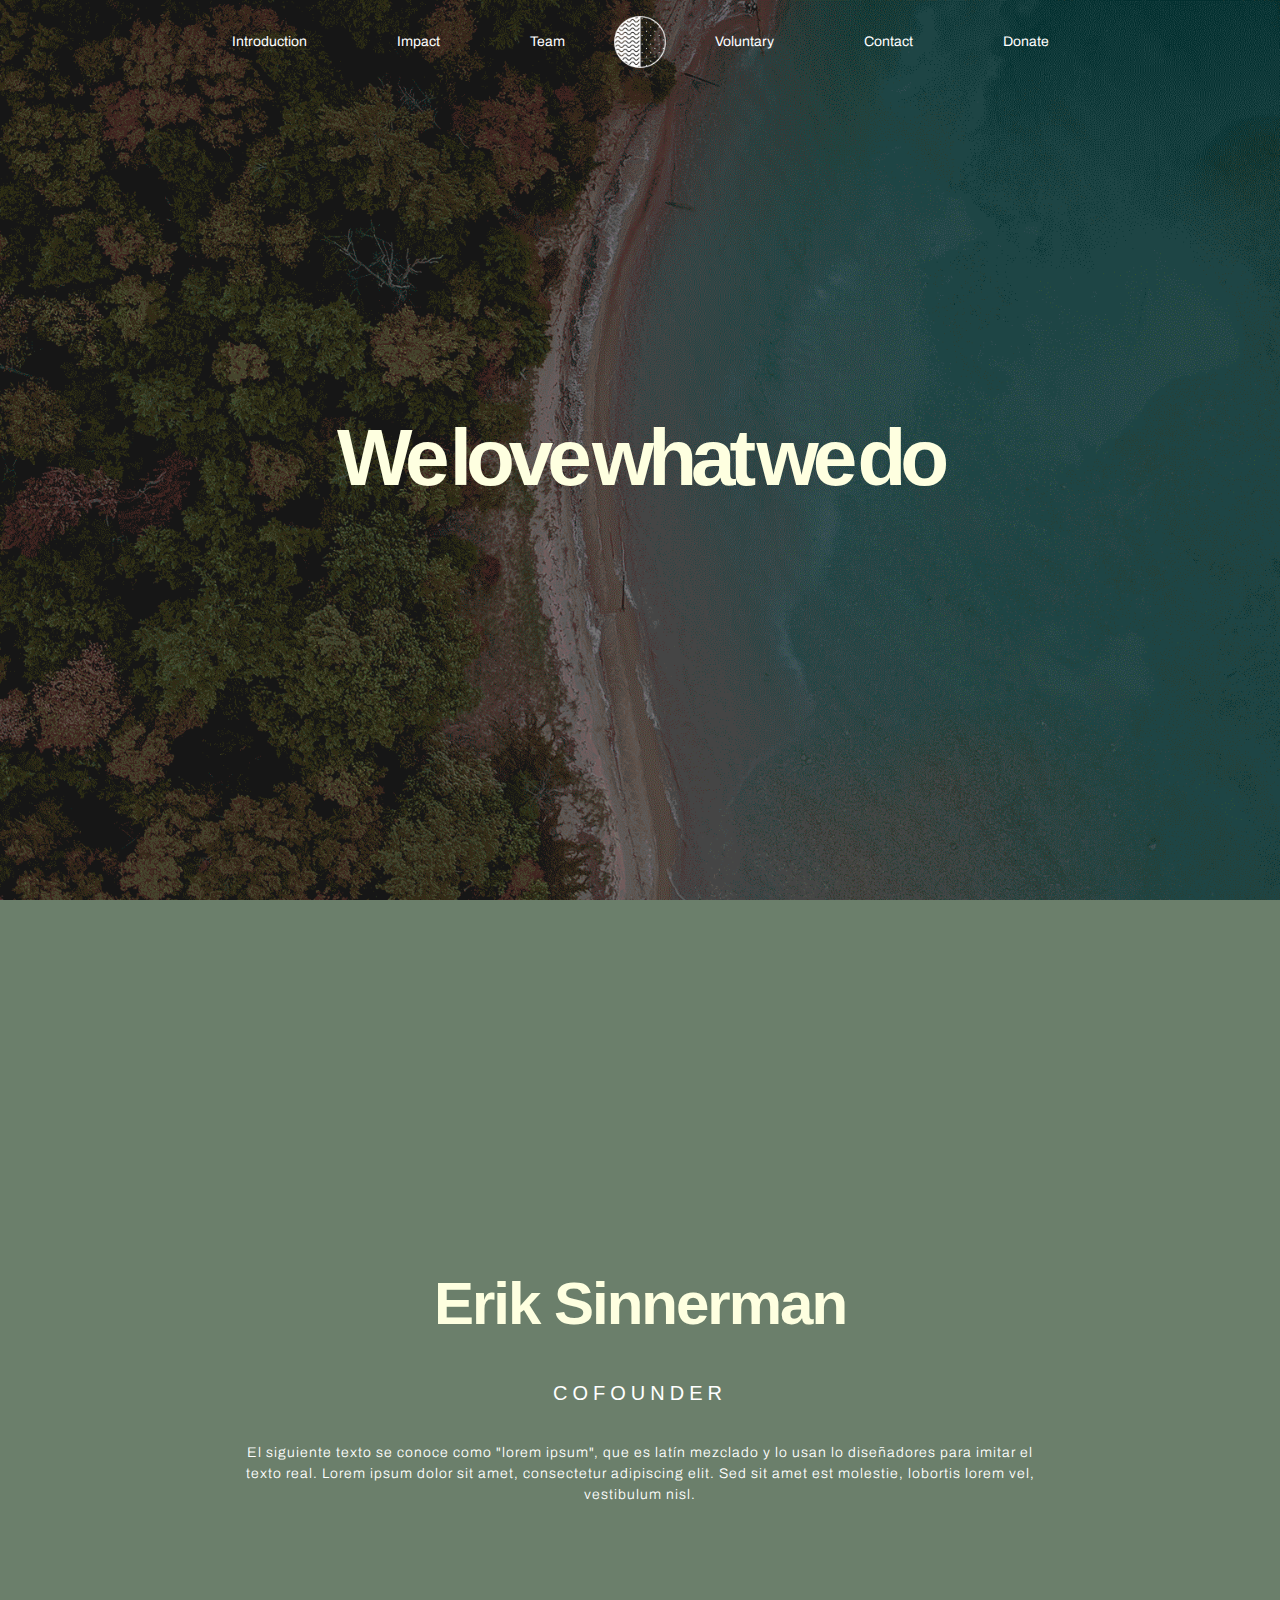
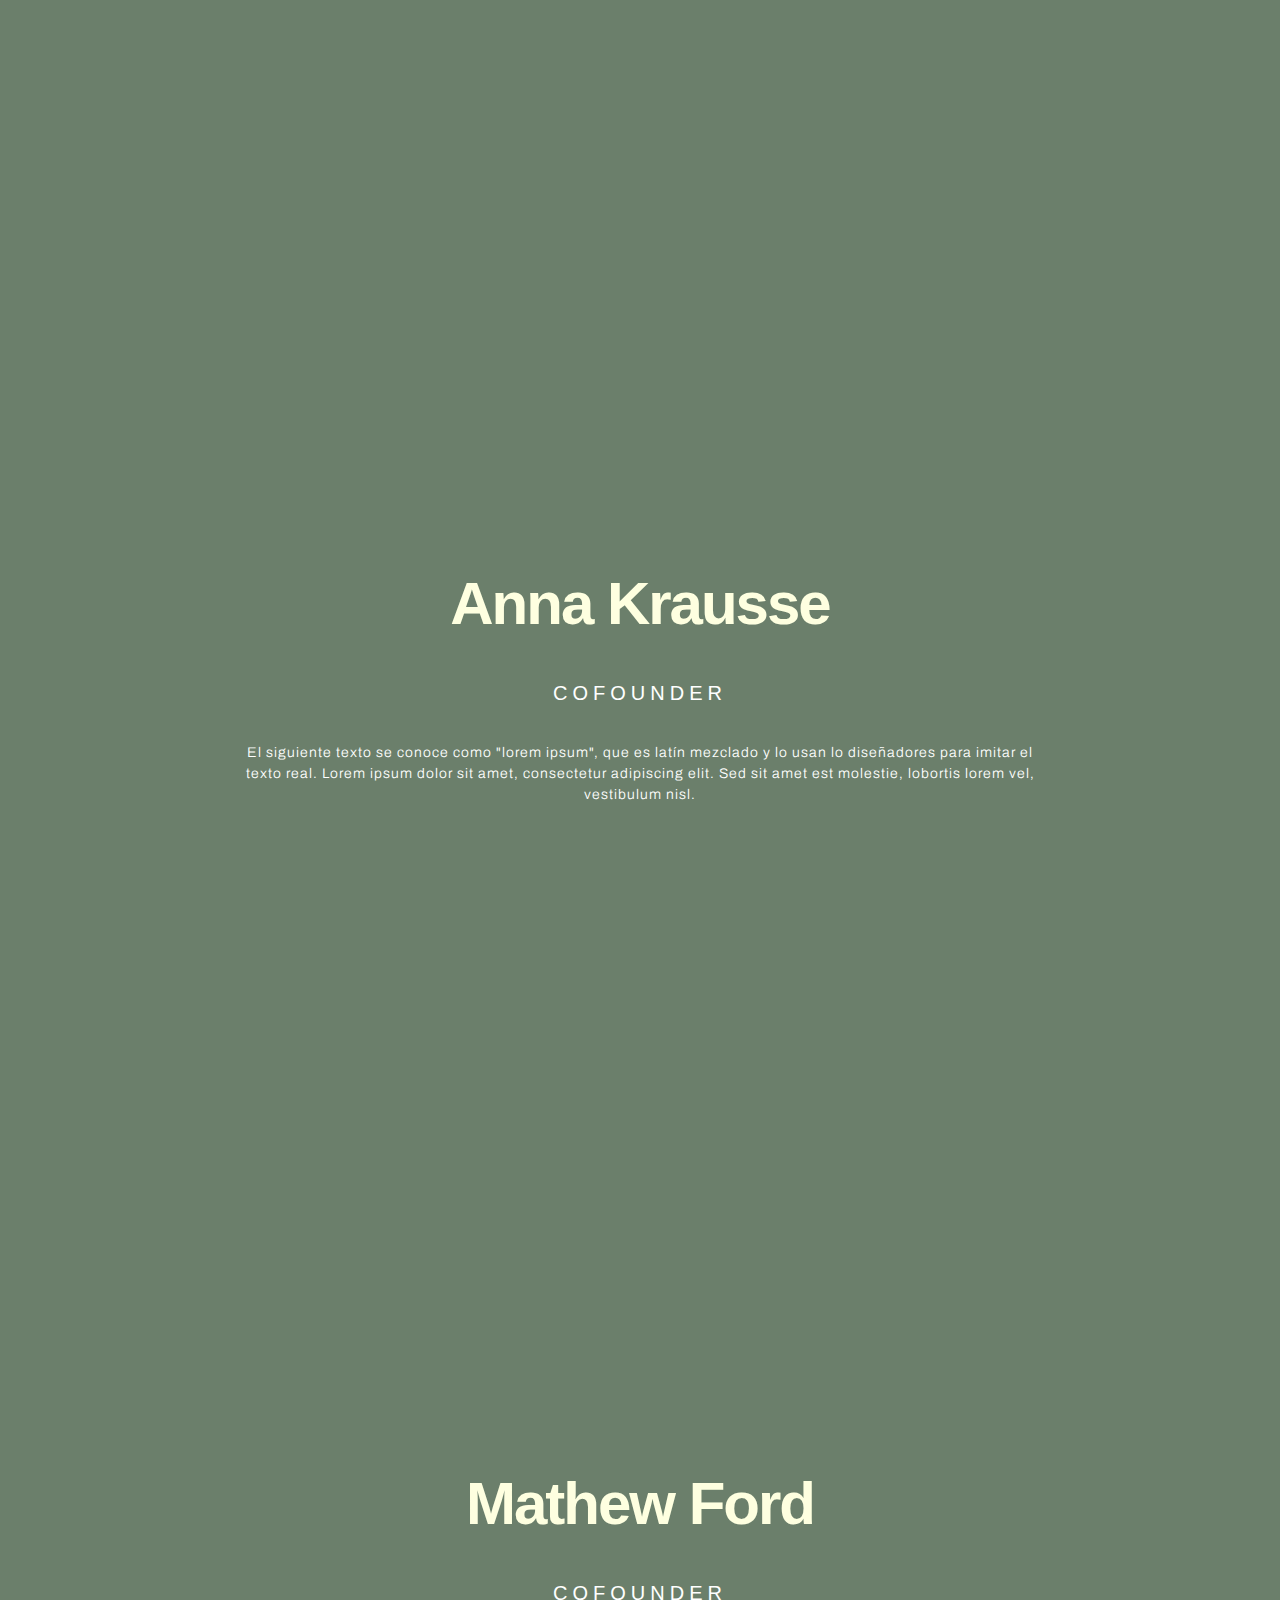
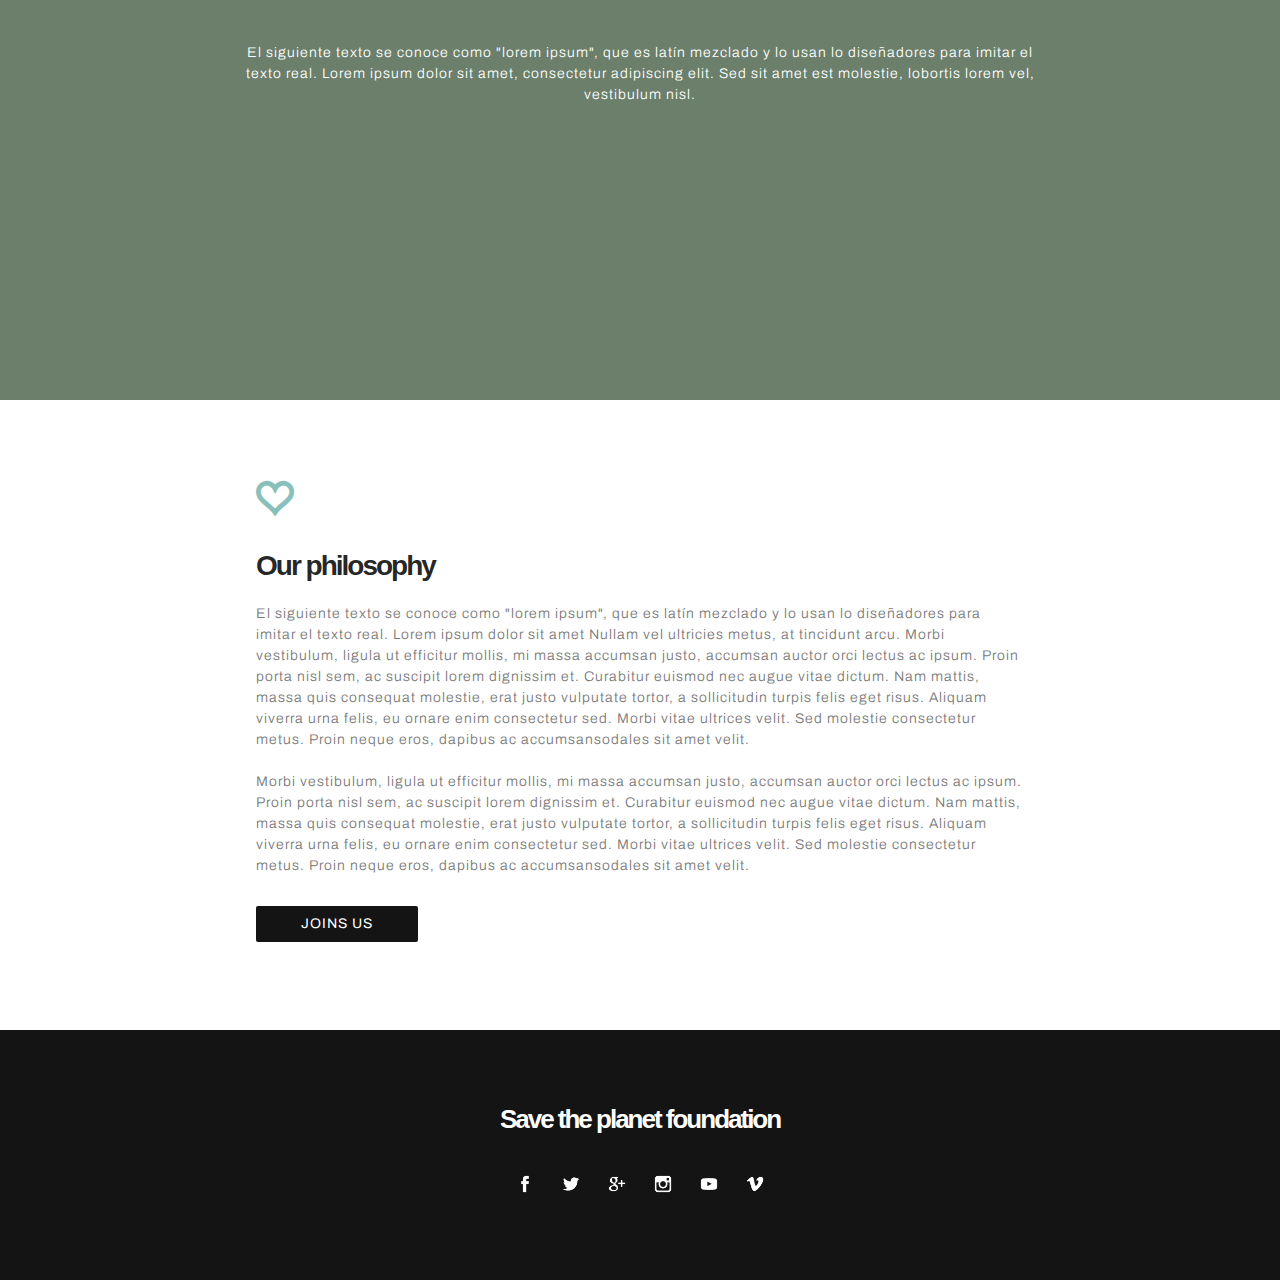
<file: team.html>
<!DOCTYPE html>
<html>

<head>
  <meta charset="utf-8">
  <meta name="viewport" content="width=device-width,initial-scale=1">
  <meta name="generator" content="RSD 5.0.3519 - Trial Version">
  <title>Team</title>
  <link rel="stylesheet" href="css/materialize.min.css">
  <link rel="stylesheet" href="css/wireframe-theme.min.css">
  <script>document.createElement( "picture" );</script>
  <script class="picturefill" async="async" src="js/picturefill.min.js"></script>
  <link rel="stylesheet" href="css/main.css">
  <link rel="stylesheet" href="https://fonts.googleapis.com/css?family=Archivo">
</head>

<body class="no-js">
  <nav class="container-grid nav-extended">
    <div class="container-grid nav-wrapper">
      <div class="container-grid desktop-nav hide-on-med-and-down">
        <a class="link-text menu-item" href="index.html">Introduction</a>
        <a class="link-text menu-item" href="impact.html">Impact</a>
        <a class="link-text menu-item" href="team.html">Team</a>
        <div class="responsive-picture nav-logo">
          <picture>
            <img alt="Placeholder Picture" width="150" height="150" src="./images/logo.png">
          </picture>
        </div>
        <a class="link-text menu-item" href="voluntary.html">Voluntary</a>
        <a class="link-text menu-item" href="contact.html">Contact</a>
        <a class="link-text menu-item" href="index.html#donation-footer">Donate</a>
      </div><a class="glyph sidenav-trigger" href="#" data-target="mobile-nav"><i class="coffeecup-icons-menu7"></i></a>
    </div>
    <div class="container-grid sidenav" id="mobile-nav">
      <div class="responsive-picture mobile-picture">
        <picture>
          <img alt="Placeholder Picture" width="150" height="150" src="./images/logo.png">
        </picture>
      </div>
      <a class="link-text menu-item mobile-link" href="index.html">Introduction</a>
      <a class="link-text menu-item mobile-link" href="impact.html">Impact</a>
      <a class="link-text menu-item mobile-link" href="team.html">Team</a>
      <a class="link-text menu-item mobile-link" href="voluntary.html">Voluntary</a>
      <a class="link-text menu-item mobile-link" href="contact.html">Contact</a>
      <a class="link-text menu-item mobile-link" href="index.html#donation-footer">Donate</a>
    </div>
  </nav>
  <div class="container-grid hero-section-team" id="hero-section">
    <div class="container-grid hero-content-team">
      <h1 class="heading-team">We love what we do</h1>
    </div>
  </div>
  <div class="container-grid member-1 member-section" id="member-1">
    <h2 class="name-member">Erik Sinnerman</h2>
    <p class="paragraph position-employe">COFOUNDER</p>
    <p class="paragraph body-text member">El siguiente texto se conoce como "lorem ipsum", que es latín mezclado y lo usan lo diseñadores para imitar el texto real. Lorem ipsum dolor sit amet, consectetur adipiscing elit. Sed sit amet est molestie, lobortis lorem vel, vestibulum nisl.</p>
  </div>
  <div class="container-grid member-2 member-section" id="member-2">
    <h2 class="name-member">Anna Krausse</h2>
    <p class="paragraph position-employe">COFOUNDER</p>
    <p class="paragraph body-text member">El siguiente texto se conoce como "lorem ipsum", que es latín mezclado y lo usan lo diseñadores para imitar el texto real. Lorem ipsum dolor sit amet, consectetur adipiscing elit. Sed sit amet est molestie, lobortis lorem vel, vestibulum nisl.</p>
  </div>
  <div class="container-grid member-3 member-section">
    <h2 class="name-member">Mathew Ford</h2>
    <p class="paragraph position-employe">COFOUNDER</p>
    <p class="paragraph member body-text">El siguiente texto se conoce como "lorem ipsum", que es latín mezclado y lo usan lo diseñadores para imitar el texto real. Lorem ipsum dolor sit amet, consectetur adipiscing elit. Sed sit amet est molestie, lobortis lorem vel, vestibulum nisl.</p>
  </div>
  <div class="container-grid information-section">
    <div class="container-grid information-content" id="philosophy"><span class="glyph information-icon"><i class="coffeecup-icons-heart6"></i></span>
      <h2 class="section-heading">Our philosophy</h2>
      <p class="paragraph body-text">El siguiente texto se conoce como "lorem ipsum", que es latín mezclado y lo usan lo diseñadores para imitar el texto real. Lorem ipsum dolor sit amet Nullam vel ultricies metus, at tincidunt arcu. Morbi vestibulum, ligula ut efficitur mollis, mi massa accumsan justo, accumsan auctor orci lectus ac ipsum. Proin porta nisl sem, ac suscipit lorem dignissim et. Curabitur euismod nec augue vitae dictum. Nam mattis, massa quis consequat molestie, erat justo vulputate tortor, a sollicitudin turpis felis eget risus. Aliquam viverra urna felis, eu ornare enim consectetur sed. Morbi vitae ultrices velit. Sed molestie consectetur metus. Proin neque eros, dapibus ac accumsansodales sit amet velit.<br><br>Morbi vestibulum, ligula ut efficitur mollis, mi massa accumsan justo, accumsan auctor orci lectus ac ipsum. Proin porta nisl sem, ac suscipit lorem dignissim et. Curabitur euismod nec augue vitae dictum. Nam mattis, massa quis consequat molestie, erat justo vulputate tortor, a sollicitudin turpis felis eget risus. Aliquam viverra urna felis, eu ornare enim consectetur sed. Morbi vitae ultrices velit. Sed molestie consectetur metus. Proin neque eros, dapibus ac accumsansodales sit amet velit.</p><button type="button" class="btn">Joins&nbsp;us</button>
    </div>
  </div>
  <div class="container-grid footer">
    <div class="container-grid footer-title">
      <h2 class="footer section-heading">Save the planet foundation</h2>
    </div>
    <div class="container-grid social-footer-wrapper"><a href="#" target="_blank" class="social-image social-icon-footer">
        <img class="facebook-icon" src="./socialicons/webicon-facebook.png" alt="Social Icon" width="100" height="100"></a><a href="#" target="_blank" class="social-image social-icon-footer">
        <img class="twitter-icon" src="./socialicons/webicon-twitter.png" alt="Social Icon" width="100" height="100"></a><a href="#" target="_blank" class="social-image social-icon-footer">
        <img class="googleplus-icon" src="./socialicons/webicon-googleplus.png" alt="Social Icon" width="100" height="100"></a><a href="#" target="_blank" class="social-image social-icon-footer">
        <img class="instagram-icon" src="./socialicons/webicon-instagram.png" alt="Social Icon" width="100" height="100"></a><a href="#" target="_blank" class="social-image social-icon-footer">
        <img class="youtube-icon" src="./socialicons/webicon-youtube.png" alt="Social Icon" width="100" height="100"></a><a href="#" target="_blank" class="social-image social-icon-footer">
        <img class="vimeo-icon" src="./socialicons/webicon-vimeo.png" alt="Social Icon" width="100" height="100"></a></div>
  </div>
  <script src="js/jquery.min.js"></script>
  <script src="js/outofview.js"></script>
  <script src="js/materialize.min.js"></script>
  <script>M.AutoInit();</script>
</body>

</html>
</file>
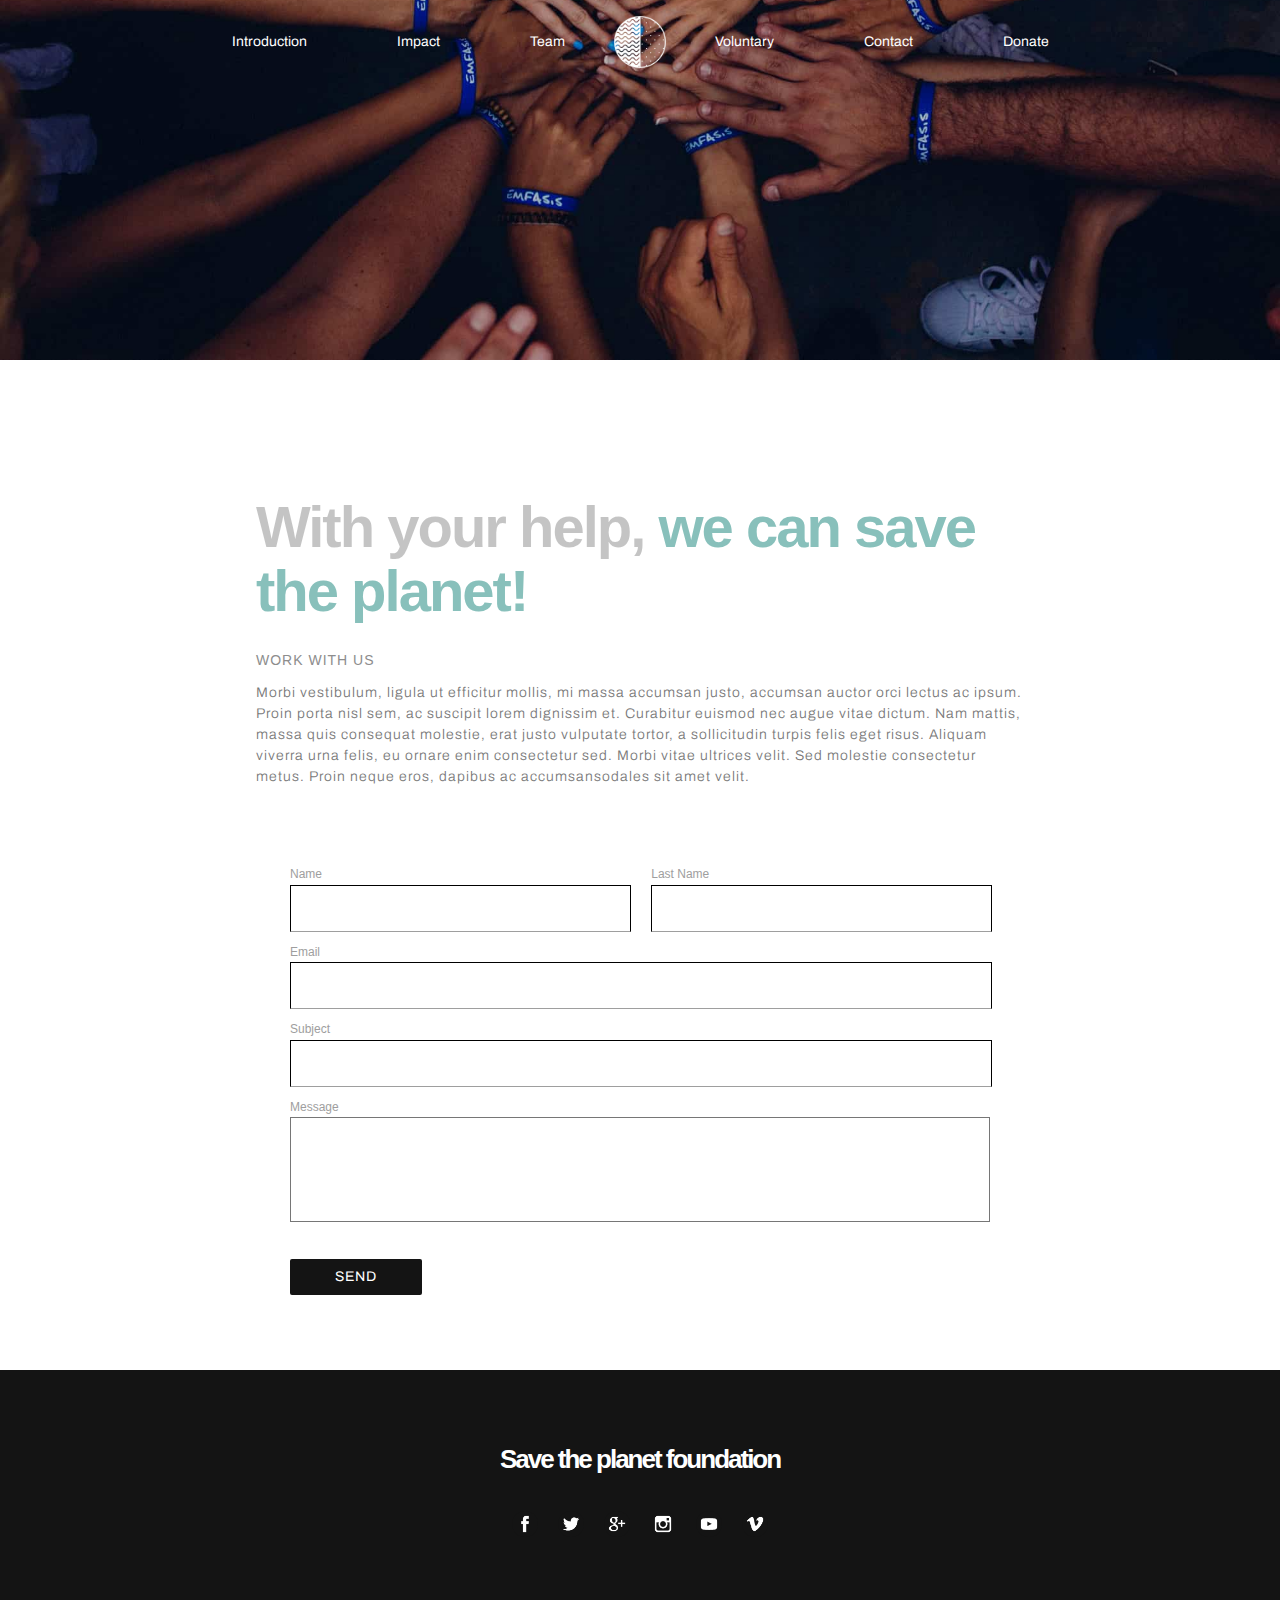
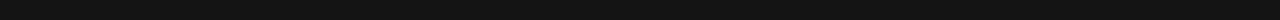
<file: voluntary.html>
<!DOCTYPE html>
<html>

<head>
  <meta charset="utf-8">
  <meta name="viewport" content="width=device-width,initial-scale=1">
  <meta name="generator" content="RSD 5.0.3519 - Trial Version">
  <title>Voluntary</title>
  <link rel="stylesheet" href="css/materialize.min.css">
  <link rel="stylesheet" href="css/wireframe-theme.min.css">
  <script>document.createElement( "picture" );</script>
  <script class="picturefill" async="async" src="js/picturefill.min.js"></script>
  <link rel="stylesheet" href="css/main.css">
  <link rel="stylesheet" href="https://fonts.googleapis.com/css?family=Archivo">
</head>

<body class="no-js">
  <nav class="container-grid nav-extended">
    <div class="container-grid nav-wrapper">
      <div class="container-grid desktop-nav hide-on-med-and-down">
        <a class="link-text menu-item" href="index.html">Introduction</a>
        <a class="link-text menu-item" href="impact.html">Impact</a>
        <a class="link-text menu-item" href="team.html">Team</a>
        <div class="responsive-picture nav-logo">
          <picture>
            <img alt="Placeholder Picture" width="150" height="150" src="./images/logo.png">
          </picture>
        </div>
        <a class="link-text menu-item" href="voluntary.html">Voluntary</a>
        <a class="link-text menu-item" href="contact.html">Contact</a>
        <a class="link-text menu-item" href="index.html#donation-footer">Donate</a>
      </div><a class="glyph sidenav-trigger" href="#" data-target="mobile-nav"><i class="coffeecup-icons-menu7"></i></a>
    </div>
    <div class="container-grid sidenav" id="mobile-nav">
      <div class="responsive-picture mobile-picture">
        <picture>
          <img alt="Placeholder Picture" width="150" height="150" src="./images/logo.png">
        </picture>
      </div>
      <a class="link-text menu-item mobile-link" href="index.html">Introduction</a>
      <a class="link-text menu-item mobile-link" href="impact.html">Impact</a>
      <a class="link-text menu-item mobile-link" href="team.html">Team</a>
      <a class="link-text menu-item mobile-link" href="voluntary.html">Voluntary</a>
      <a class="link-text menu-item mobile-link" href="contact.html">Contact</a>
      <a class="link-text menu-item mobile-link" href="index.html#donation-footer">Donate</a>
    </div>
  </nav>
  <div class="container-grid hero-section-voluntary" id="hero-section"></div>
  <div class="container-grid information-section">
    <div class="container-grid information-content" id="our-mission">
      <h2 class="heading-voluntary-section"><span class="subtle-grey">With your help,</span> <span class="subtle-green">we can save the planet!</span></h2>
      <h6 class="grey-subtitle">Work with us</h6>
      <p class="paragraph body-text">Morbi vestibulum, ligula ut efficitur mollis, mi massa accumsan justo, accumsan auctor orci lectus ac ipsum. Proin porta nisl sem, ac suscipit lorem dignissim et. Curabitur euismod nec augue vitae dictum. Nam mattis, massa quis consequat molestie, erat justo vulputate tortor, a sollicitudin turpis felis eget risus. Aliquam viverra urna felis, eu ornare enim consectetur sed. Morbi vitae ultrices velit. Sed molestie consectetur metus. Proin neque eros, dapibus ac accumsansodales sit amet velit.<br></p>
      <form class="form-container voluntary-form">
        <div class="container-grid sd-two-cols two-fields">
          <div class="container-grid"><label class="label active" for="firstname">Name</label><input value="" name="firstname" type="text" class="text-input" id="firstname"></div>
          <div class="container-grid"><label class="label" for="lastname">Last Name</label><input value="" name="lastname" type="text" class="text-input" id="lastname"></div>
        </div>
        <div class="container-grid"><label class="label" for="email">Email</label><input value="" name="email" type="email" class="email-input" id="email"></div>
        <div class="container-grid"><label class="label" for="subject">Subject</label><input value="" name="subject" type="text" class="text-input" id="subject"></div>
        <div class="container-grid"><label class="label" for="message">Message</label><textarea name="message" class="textarea-input" id="message"></textarea>
        </div><button type="submit" class="btn">send</button>
      </form>
    </div>
  </div>
  <div class="container-grid footer">
    <div class="container-grid footer-title">
      <h2 class="footer section-heading">Save the planet foundation</h2>
    </div>
    <div class="container-grid social-footer-wrapper"><a href="#" target="_blank" class="social-image social-icon-footer">
        <img class="facebook-icon" src="./socialicons/webicon-facebook.png" alt="Social Icon" width="100" height="100"></a><a href="#" target="_blank" class="social-image social-icon-footer">
        <img class="twitter-icon" src="./socialicons/webicon-twitter.png" alt="Social Icon" width="100" height="100"></a><a href="#" target="_blank" class="social-image social-icon-footer">
        <img class="googleplus-icon" src="./socialicons/webicon-googleplus.png" alt="Social Icon" width="100" height="100"></a><a href="#" target="_blank" class="social-image social-icon-footer">
        <img class="instagram-icon" src="./socialicons/webicon-instagram.png" alt="Social Icon" width="100" height="100"></a><a href="#" target="_blank" class="social-image social-icon-footer">
        <img class="youtube-icon" src="./socialicons/webicon-youtube.png" alt="Social Icon" width="100" height="100"></a><a href="#" target="_blank" class="social-image social-icon-footer">
        <img class="vimeo-icon" src="./socialicons/webicon-vimeo.png" alt="Social Icon" width="100" height="100"></a></div>
  </div>
  <script src="js/jquery.min.js"></script>
  <script src="js/outofview.js"></script>
  <script src="js/materialize.min.js"></script>
  <script>M.AutoInit();</script>
</body>

</html>
</file>
<file: css/main.css>
/* Text Elements */

h1.heading-impact {
  color: #feffe0;
  text-align: center;
  word-spacing: -10px;
  letter-spacing: -6px;
  font-weight: 900;
  font-size: 28vw;
  font-family: Futura, 'Trebuchet MS', Arial, sans-serif;
  -webkit-transition-timing-function: ease-out;
     -moz-transition-timing-function: ease-out;
       -o-transition-timing-function: ease-out;
          transition-timing-function: ease-out;
  -webkit-transition-duration: 2s;
     -moz-transition-duration: 2s;
       -o-transition-duration: 2s;
          transition-duration: 2s;
  -webkit-transition-property: -webkit-filter;
     -moz-transition-property:         filter;
       -o-transition-property:         filter;
          transition-property: -webkit-filter;
          transition-property:         filter;
          transition-property:         filter, -webkit-filter;
}

h1.heading-team {
  color: #feffe0;
  text-align: center;
  word-spacing: -10px;
  letter-spacing: -6px;
  font-weight: 900;
  font-size: 23vw;
  font-family: Futura, 'Trebuchet MS', Arial, sans-serif;
}

h1.hero-header {
  color: #feffe0;
  text-align: center;
  word-spacing: -10px;
  letter-spacing: -6px;
  font-weight: 900;
  font-size: 21.186441vw;
  font-family: Futura, 'Trebuchet MS', Arial, sans-serif;
}

h1.heading-impact:hover {
  -webkit-filter: blur(10px) opacity(0);
          filter: blur(10px) opacity(0);
}

h1.heading-team:hover {
  -webkit-filter: blur(10px) opacity(0);
          filter: blur(10px) opacity(0);
  -webkit-transition-delay: 0s, 0s, 0s;
     -moz-transition-delay: 0s, 0s, 0s;
       -o-transition-delay: 0s, 0s, 0s;
          transition-delay: 0s, 0s, 0s;
  -webkit-transition-timing-function: ease, ease-out, ease-out;
     -moz-transition-timing-function: ease, ease-out, ease-out;
       -o-transition-timing-function: ease, ease-out, ease-out;
          transition-timing-function: ease, ease-out, ease-out;
  -webkit-transition-duration: 0s, 3s, 2s;
     -moz-transition-duration: 0s, 3s, 2s;
       -o-transition-duration: 0s, 3s, 2s;
          transition-duration: 0s, 3s, 2s;
  -webkit-transition-property: all, all, all;
     -moz-transition-property: all, all, all;
       -o-transition-property: all, all, all;
          transition-property: all, all, all;
}

h1.hero-header:hover {
  -webkit-filter: brightness(.85) invert(1);
          filter: brightness(.85) invert(1);
  -webkit-transition-delay: 0s;
     -moz-transition-delay: 0s;
       -o-transition-delay: 0s;
          transition-delay: 0s;
  -webkit-transition-timing-function: ease-out;
     -moz-transition-timing-function: ease-out;
       -o-transition-timing-function: ease-out;
          transition-timing-function: ease-out;
  -webkit-transition-duration: 2s;
     -moz-transition-duration: 2s;
       -o-transition-duration: 2s;
          transition-duration: 2s;
  -webkit-transition-property: all;
     -moz-transition-property: all;
       -o-transition-property: all;
          transition-property: all;

  mix-blend-mode: soft-light;
}

h2.name-member {
  margin-top: 5rem;
  margin-bottom: 1.4rem;
  color: #feffe0;
  text-align: center;
  letter-spacing: -2px;
  font-weight: 700;
  font-size: 15vw;
  font-family: Futura, 'Trebuchet MS', Arial, sans-serif;
}

h2.heading-voluntary-section {
  margin-top: 5rem;
  margin-bottom: 1.4rem;
  letter-spacing: -2px;
  font-weight: 700;
  font-size: 10vw;
  font-family: Futura, 'Trebuchet MS', Arial, sans-serif;
}

h2.section-heading {
  margin-top: 1.4rem;
  margin-bottom: 1.4rem;
  letter-spacing: -2px;
  font-weight: 700;
  font-size: 28px;
  font-family: Futura, 'Trebuchet MS', Arial, sans-serif;
}

h2.footer.section-heading {
  margin-top: 0;
  margin-bottom: 2.5rem;
  color: #fff;
  text-align: center;
  font-size: 26px;
}

h2 span.subtle-grey {
  color: rgba(20, 20, 20, .25);
}

h2 span.subtle-green {
  color: #88c0bb;
}

h3.bullet-point {
  font-weight: 700;
  font-size: 16px;
  font-family: Futura, 'Trebuchet MS', Arial, sans-serif;
}

h4.section-header {
  width: auto;
  color: #feffe0;
  text-align: center;
  font-weight: 900;
  font-size: 15vw;
  font-family: Futura, 'Trebuchet MS', Arial, sans-serif;

  mix-blend-mode: normal;
}

h4.section-heading {
  width: auto;
  color: #feffe0;
  text-align: center;
  font-weight: 900;
  font-size: 15vw;
  font-family: Futura, 'Trebuchet MS', Arial, sans-serif;

  mix-blend-mode: normal;
}

h5.donation-title {
  color: #feffe0;
  text-transform: uppercase;
  font-size: 16px;
  font-family: 'Archivo', sans-serif;
}

h6.grey-subtitle {
  margin-top: 2rem;
  color: #8d8d8d;
  text-transform: uppercase;
  letter-spacing: 1px;
  font-weight: 500;
  font-size: 14px;
  font-family: Futura, 'Trebuchet MS', Arial, sans-serif;
}

p.paragraph.body-text {
  margin-bottom: 0;
  max-width: none;
  color: #787878;
  letter-spacing: 1px;
  font-weight: 300;
  font-style: normal;
  font-size: 14px;
  font-family: 'Archivo', sans-serif;
}

p.paragraph.position-employe {
  color: #fff;
  text-align: center;
  letter-spacing: 5px;
  font-size: 20px;
  font-family: Futura, 'Trebuchet MS', Arial, sans-serif;
}

p.paragraph.hero-paragraph {
  padding-top: 15px;
  padding-bottom: 15px;
  max-width: 660px;
  color: #feffe0;
  text-align: center;
  font-weight: 300;
  font-size: 16px;
  font-family: 'Archivo', sans-serif;
}

p.paragraph.body-text.member {
  max-width: 800px;
  width: 90%;
  color: #fff;
  text-align: center;
}

ul.unorder-list.indicators {
  display: none;
}

span.text-element.btn-text {
  display: inline-block;
  margin: 0 1rem;
  padding-top: 3px;
  padding-bottom: 0;
  color: #4f757c;
  vertical-align: middle;
  letter-spacing: 2px;
  font-size: 14px;
  font-family: Futura, 'Trebuchet MS', Arial, sans-serif;
}

a.link-text.menu-item {
  margin-right: 3rem;
  margin-left: 3rem;
  color: #fff;
  text-align: center;
  font-size: 14px;
  font-family: 'Archivo', sans-serif;
}

a.link-text.menu-item.mobile-link {
  margin-right: 0;
  margin-left: 0;
  font-size: 18px;
}

/* Interaction Elements */

form.form-container.voluntary-form {
  margin: 5rem auto 0;
  max-width: 700px;
}

form.form-container.contact-form {
  margin: 5rem auto 0;
  max-width: none;
}

input[type=text].text-input {
  border-width: .0625rem;
  border-style: solid;
}

input[type=email].email-input {
  border-width: .0625rem;
  border-style: solid;
}

textarea.textarea-input {
  height: 7rem;
  border-width: .0625rem;
  font-family: 'Archivo', sans-serif;
}

label.label.active {
  color: #88c0bb;
}

/* Layout Elements */

.link-container {
  position: relative;
}

.link-container.btn {
  display: inline-block;
  margin: 20px 10px;
}

.link-container.blue-grey-text.btn.waves-effect.waves-orange.white {
  min-width: 10px;
  min-height: 0;
  height: 40px;
}

.container-grid.parallax-container {
  display: -webkit-box;
  display: -webkit-flex;
  display:    -moz-box;
  display: -ms-flexbox;
  display:         flex;
  -ms-flex-pack: center;
  -ms-flex-align: center;
  height: 80vh;

  -webkit-box-pack: center;
  -webkit-justify-content: center;
     -moz-box-pack: center;
          justify-content: center;
  -webkit-align-content: center;
  -ms-flex-line-pack: center;
          align-content: center;
  -webkit-box-align: center;
  -webkit-align-items: center;
     -moz-box-align: center;
          align-items: center;
}

.container-grid.parallax-component {
  display: -webkit-box;
  display: -webkit-flex;
  display:    -moz-box;
  display: -ms-flexbox;
  display:         flex;
  -webkit-flex-direction: column;
      -ms-flex-direction: column;
          flex-direction: column;
  margin-top: 0;

  mix-blend-mode: normal;
  -webkit-box-orient: vertical;
  -webkit-box-direction: normal;
     -moz-box-orient: vertical;
     -moz-box-direction: normal;
}

.container-grid.parallax {
  display: -webkit-box;
  display: -webkit-flex;
  display:    -moz-box;
  display: -ms-flexbox;
  display:         flex;
  -webkit-flex-direction: column;
      -ms-flex-direction: column;
          flex-direction: column;
  -ms-flex-pack: center;
  -ms-flex-align: center;

  -webkit-box-orient: vertical;
  -webkit-box-direction: normal;
     -moz-box-orient: vertical;
     -moz-box-direction: normal;
  -webkit-box-pack: center;
  -webkit-justify-content: center;
     -moz-box-pack: center;
          justify-content: center;
  -webkit-align-content: center;
  -ms-flex-line-pack: center;
          align-content: center;
  -webkit-box-align: center;
  -webkit-align-items: center;
     -moz-box-align: center;
          align-items: center;
}

form.paypal-button.button {
  border: .0625rem solid #feffe0;
  background-color: transparent;
}

.container-grid.parallax-footer {
  display: -webkit-box;
  display: -webkit-flex;
  display:    -moz-box;
  display: -ms-flexbox;
  display:         flex;
  -webkit-flex-direction: column;
      -ms-flex-direction: column;
          flex-direction: column;
  margin-top: 0;

  mix-blend-mode: normal;
  -webkit-box-orient: vertical;
  -webkit-box-direction: normal;
     -moz-box-orient: vertical;
     -moz-box-direction: normal;
}

a.responsive-picture.carousel-item {
  max-width: none;
}

.html-element.carousel-config {
  display: none;
}

.container-grid.carousel.carousel-fullwidth.carousel-slider {
  width: auto;
  height: 100%;
}

.container-grid.hero-section-impact {
  display: -webkit-box;
  display: -webkit-flex;
  display:    -moz-box;
  display: -ms-flexbox;
  display:         flex;
  -webkit-flex-direction: column;
      -ms-flex-direction: column;
          flex-direction: column;
  -ms-flex-pack: center;
  -ms-flex-align: center;
  height: 80vh;
  background-image: url('../images/chuttersnap-u-vmeJcJ-Z4-unsplash%20%281%29.jpg');
  background-attachment: fixed;
  background-position: center center;
  background-clip: border-box;
  background-origin: padding-box;
  background-size: cover;
  background-repeat: no-repeat;

  background-blend-mode: normal;
  -webkit-box-pack: center;
  -webkit-justify-content: center;
     -moz-box-pack: center;
          justify-content: center;
  -webkit-box-align: center;
  -webkit-align-items: center;
     -moz-box-align: center;
          align-items: center;
  -webkit-box-orient: vertical;
  -webkit-box-direction: normal;
     -moz-box-orient: vertical;
     -moz-box-direction: normal;
}

.container-grid.parallax-impact {
  display: -webkit-box;
  display: -webkit-flex;
  display:    -moz-box;
  display: -ms-flexbox;
  display:         flex;
  -webkit-flex-direction: column;
      -ms-flex-direction: column;
          flex-direction: column;
  -ms-flex-pack: center;
  -ms-flex-align: center;
  max-width: 80%;

  -webkit-box-pack: center;
  -webkit-justify-content: center;
     -moz-box-pack: center;
          justify-content: center;
  -webkit-box-align: center;
  -webkit-align-items: center;
     -moz-box-align: center;
          align-items: center;
  -webkit-align-content: center;
  -ms-flex-line-pack: center;
          align-content: center;
  -webkit-box-orient: vertical;
  -webkit-box-direction: normal;
     -moz-box-orient: vertical;
     -moz-box-direction: normal;
}

.container-grid.component_section {
  margin-right: 10px;
  margin-bottom: 8rem;
  padding: 20px 10px 20px 20px;
  min-height: 200px;
}

.container-grid.grid-gallery {
  padding-top: 10px;
  padding-bottom: 10px;
}

.container-grid.gallery-item {
  min-height: 250px;
  background-attachment: scroll, scroll;
  background-position: center center, left top;
  background-clip: border-box, border-box;
  background-origin: padding-box, padding-box;
  background-size: cover, auto auto;
  background-repeat: no-repeat, no-repeat;

  background-blend-mode: normal, normal;
}

.container-grid.gallery-item.item-1 {
  background-color: transparent;
  background-image: url('../images/01.jpg'), -webkit-linear-gradient(top, rgba(255, 255, 255, .5) 0%, rgba(29, 30, 33, .5) 100%);
  background-image: url('../images/01.jpg'), -moz-linear-gradient(top, rgba(255, 255, 255, .5) 0%, rgba(29, 30, 33, .5) 100%);
  background-image: url('../images/01.jpg'), -o-linear-gradient(top, rgba(255, 255, 255, .5) 0%, rgba(29, 30, 33, .5) 100%);
  background-image: url('../images/01.jpg'), linear-gradient(180deg, rgba(255, 255, 255, .5) 0%, rgba(29, 30, 33, .5) 100%);
}

.container-grid.gallery-item.item-2 {
  background-image: url('../images/03.jpg'), -webkit-linear-gradient(top, rgba(255, 255, 255, .5) 0%, rgba(29, 30, 33, .5) 100%);
  background-image: url('../images/03.jpg'), -moz-linear-gradient(top, rgba(255, 255, 255, .5) 0%, rgba(29, 30, 33, .5) 100%);
  background-image: url('../images/03.jpg'), -o-linear-gradient(top, rgba(255, 255, 255, .5) 0%, rgba(29, 30, 33, .5) 100%);
  background-image: url('../images/03.jpg'), linear-gradient(180deg, rgba(255, 255, 255, .5) 0%, rgba(29, 30, 33, .5) 100%);
  background-position: center center, left top;
}

.container-grid.gallery-item.item-3 {
  background-image: url('../images/05.jpg'), -webkit-linear-gradient(top, rgba(255, 255, 255, .5) 0%, rgba(29, 30, 33, .5) 100%);
  background-image: url('../images/05.jpg'), -moz-linear-gradient(top, rgba(255, 255, 255, .5) 0%, rgba(29, 30, 33, .5) 100%);
  background-image: url('../images/05.jpg'), -o-linear-gradient(top, rgba(255, 255, 255, .5) 0%, rgba(29, 30, 33, .5) 100%);
  background-image: url('../images/05.jpg'), linear-gradient(180deg, rgba(255, 255, 255, .5) 0%, rgba(29, 30, 33, .5) 100%);
}

.container-grid.gallery-item.item-4 {
  background-image: url('../images/sebastian-unrau-sp-p7uuT0tw-unsplash%20%281%29.jpg'), -webkit-linear-gradient(top, rgba(255, 255, 255, .5) 0%, rgba(29, 30, 33, .5) 100%);
  background-image: url('../images/sebastian-unrau-sp-p7uuT0tw-unsplash%20%281%29.jpg'), -moz-linear-gradient(top, rgba(255, 255, 255, .5) 0%, rgba(29, 30, 33, .5) 100%);
  background-image: url('../images/sebastian-unrau-sp-p7uuT0tw-unsplash%20%281%29.jpg'), -o-linear-gradient(top, rgba(255, 255, 255, .5) 0%, rgba(29, 30, 33, .5) 100%);
  background-image: url('../images/sebastian-unrau-sp-p7uuT0tw-unsplash%20%281%29.jpg'), linear-gradient(180deg, rgba(255, 255, 255, .5) 0%, rgba(29, 30, 33, .5) 100%);
}

.container-grid.gallery-item.item-5 {
  background-image: url('../images/parallax_image.jpg'), -webkit-linear-gradient(top, rgba(255, 255, 255, .5) 0%, rgba(29, 30, 33, .5) 100%);
  background-image: url('../images/parallax_image.jpg'), -moz-linear-gradient(top, rgba(255, 255, 255, .5) 0%, rgba(29, 30, 33, .5) 100%);
  background-image: url('../images/parallax_image.jpg'), -o-linear-gradient(top, rgba(255, 255, 255, .5) 0%, rgba(29, 30, 33, .5) 100%);
  background-image: url('../images/parallax_image.jpg'), linear-gradient(180deg, rgba(255, 255, 255, .5) 0%, rgba(29, 30, 33, .5) 100%);
}

.container-grid.gallery-item.item-6 {
  background-image: url('../images/02.jpg'), -webkit-linear-gradient(top, rgba(255, 255, 255, .5) 0%, rgba(29, 30, 33, .5) 100%);
  background-image: url('../images/02.jpg'), -moz-linear-gradient(top, rgba(255, 255, 255, .5) 0%, rgba(29, 30, 33, .5) 100%);
  background-image: url('../images/02.jpg'), -o-linear-gradient(top, rgba(255, 255, 255, .5) 0%, rgba(29, 30, 33, .5) 100%);
  background-image: url('../images/02.jpg'), linear-gradient(180deg, rgba(255, 255, 255, .5) 0%, rgba(29, 30, 33, .5) 100%);
}

.container-grid.gallery-item.item-7 {
  background-image: url('../images/04.jpg'), -webkit-linear-gradient(top, rgba(255, 255, 255, .5) 0%, rgba(29, 30, 33, .5) 100%);
  background-image: url('../images/04.jpg'), -moz-linear-gradient(top, rgba(255, 255, 255, .5) 0%, rgba(29, 30, 33, .5) 100%);
  background-image: url('../images/04.jpg'), -o-linear-gradient(top, rgba(255, 255, 255, .5) 0%, rgba(29, 30, 33, .5) 100%);
  background-image: url('../images/04.jpg'), linear-gradient(180deg, rgba(255, 255, 255, .5) 0%, rgba(29, 30, 33, .5) 100%);
}

.container-grid.gallery-item.item-8 {
  background-image: url('../images/chuttersnap-u-vmeJcJ-Z4-unsplash%20%281%29.jpg'), -webkit-linear-gradient(top, rgba(255, 255, 255, .5) 0%, rgba(29, 30, 33, .5) 100%);
  background-image: url('../images/chuttersnap-u-vmeJcJ-Z4-unsplash%20%281%29.jpg'), -moz-linear-gradient(top, rgba(255, 255, 255, .5) 0%, rgba(29, 30, 33, .5) 100%);
  background-image: url('../images/chuttersnap-u-vmeJcJ-Z4-unsplash%20%281%29.jpg'), -o-linear-gradient(top, rgba(255, 255, 255, .5) 0%, rgba(29, 30, 33, .5) 100%);
  background-image: url('../images/chuttersnap-u-vmeJcJ-Z4-unsplash%20%281%29.jpg'), linear-gradient(180deg, rgba(255, 255, 255, .5) 0%, rgba(29, 30, 33, .5) 100%);
}

.container-grid.gallery-item.item-9 {
  background-image: url('../images/01.jpg'), -webkit-linear-gradient(top, rgba(255, 255, 255, .5) 0%, rgba(29, 30, 33, .5) 100%);
  background-image: url('../images/01.jpg'), -moz-linear-gradient(top, rgba(255, 255, 255, .5) 0%, rgba(29, 30, 33, .5) 100%);
  background-image: url('../images/01.jpg'), -o-linear-gradient(top, rgba(255, 255, 255, .5) 0%, rgba(29, 30, 33, .5) 100%);
  background-image: url('../images/01.jpg'), linear-gradient(180deg, rgba(255, 255, 255, .5) 0%, rgba(29, 30, 33, .5) 100%);
}

.container-grid.hero-section-team {
  display: -webkit-box;
  display: -webkit-flex;
  display:    -moz-box;
  display: -ms-flexbox;
  display:         flex;
  -webkit-flex-direction: column;
      -ms-flex-direction: column;
          flex-direction: column;
  -ms-flex-pack: center;
  -ms-flex-align: center;
  height: 100vh;
  background-color: rgba(20, 20, 20, .6);
  background-image: url('../images/video-gif.gif');
  background-attachment: scroll;
  background-position: center center;
  background-clip: border-box;
  background-origin: padding-box;
  background-size: cover;
  background-repeat: no-repeat;

  background-blend-mode: multiply;
  -webkit-box-pack: center;
  -webkit-justify-content: center;
     -moz-box-pack: center;
          justify-content: center;
  -webkit-box-align: center;
  -webkit-align-items: center;
     -moz-box-align: center;
          align-items: center;
  -webkit-box-orient: vertical;
  -webkit-box-direction: normal;
     -moz-box-orient: vertical;
     -moz-box-direction: normal;
}

.container-grid.hero-section-voluntary {
  display: -webkit-box;
  display: -webkit-flex;
  display:    -moz-box;
  display: -ms-flexbox;
  display:         flex;
  -webkit-flex-direction: column;
      -ms-flex-direction: column;
          flex-direction: column;
  -ms-flex-pack: center;
  -ms-flex-align: center;
  height: 20vh;
  background-image: url('../images/voluntary.jpg');
  background-attachment: scroll;
  background-position: center center;
  background-clip: border-box;
  background-origin: padding-box;
  background-size: cover;
  background-repeat: no-repeat;

  background-blend-mode: normal;
  -webkit-box-pack: center;
  -webkit-justify-content: center;
     -moz-box-pack: center;
          justify-content: center;
  -webkit-box-align: center;
  -webkit-align-items: center;
     -moz-box-align: center;
          align-items: center;
  -webkit-box-orient: vertical;
  -webkit-box-direction: normal;
     -moz-box-orient: vertical;
     -moz-box-direction: normal;
}

button.btn {
  margin-top: 2rem;
  padding-right: 3rem;
  padding-left: 3rem;
  background-color: #141414;
  box-shadow: none;
  letter-spacing: 1px;
  font-family: 'Archivo', sans-serif;
}

.container-grid.nav-wrapper {
  background-color: transparent;
}

a.glyph.sidenav-trigger {
  margin-right: 0;
  margin-left: 0;
  padding-right: 20px;
  padding-left: 20px;
}

.container-grid.desktop-nav {
  display: -webkit-box;
  display: -webkit-flex;
  display:    -moz-box;
  display: -ms-flexbox;
  display:         flex;
  -webkit-flex-direction: row;
      -ms-flex-direction: row;
          flex-direction: row;
  -ms-flex-pack: center;
  float: none;
  -ms-flex-align: center;
  overflow: auto;
  padding-top: 10px;
  padding-bottom: 10px;
  max-width: none;
  width: 100%;
  background-color: transparent;
  vertical-align: top;

  -webkit-box-pack: center;
  -webkit-justify-content: center;
     -moz-box-pack: center;
          justify-content: center;
  -webkit-box-align: center;
  -webkit-align-items: center;
     -moz-box-align: center;
          align-items: center;
  justify-self: auto;
  -webkit-align-self: auto;
  -ms-flex-item-align: auto;
          align-self: auto;
  grid-template-columns: none;
  grid-template-rows: none;
  -webkit-flex-wrap: nowrap;
      -ms-flex-wrap: nowrap;
          flex-wrap: nowrap;
  -webkit-align-content: center;
  -ms-flex-line-pack: center;
          align-content: center;
  -webkit-box-orient: horizontal;
  -webkit-box-direction: normal;
     -moz-box-orient: horizontal;
     -moz-box-direction: normal;
}

.container-grid.nav-extended {
  position: absolute;
  top: 0;
  background-color: transparent;
  box-shadow: none;
}

.container-grid.sidenav {
  position: absolute;
  display: -webkit-box;
  display: -webkit-flex;
  display:    -moz-box;
  display: -ms-flexbox;
  display:         flex;
  -webkit-flex-direction: column;
      -ms-flex-direction: column;
          flex-direction: column;
  -ms-flex-pack: start;
  -ms-flex-align: center;
  padding-top: 40px;
  min-height: 100vh;
  width: 61.8%;
  background-color: rgba(136, 192, 187, .9);

  -webkit-box-orient: vertical;
  -webkit-box-direction: normal;
     -moz-box-orient: vertical;
     -moz-box-direction: normal;
  -webkit-align-content: center;
  -ms-flex-line-pack: center;
          align-content: center;
  -webkit-box-align: center;
  -webkit-align-items: center;
     -moz-box-align: center;
          align-items: center;
  -webkit-box-pack: start;
  -webkit-justify-content: flex-start;
     -moz-box-pack: start;
          justify-content: flex-start;
}

div.responsive-picture.mobile-picture {
  margin-right: auto;
  margin-left: auto;
  width: 65px;
}

div.responsive-picture.mobile-picture > picture > img {
  -o-object-position: 100% 100%;
     object-position: 100% 100%;
}

.container-grid.two-fields {
  padding-right: 0;
  padding-left: 0;
}

.container-grid.footer {
  margin-top: 0;
  height: 250px;
  background-color: #141414;
  background-image: none;
  background-attachment: scroll;
  background-position: left top;
  background-clip: border-box;
  background-origin: padding-box;
  background-size: 0 0;
  background-repeat: no-repeat;

  background-blend-mode: normal;
}

.container-grid.footer-title {
  margin-top: 0;
  padding-top: 5rem;
  background-image: none;
  background-attachment: scroll;
  background-position: left top;
  background-clip: border-box;
  background-origin: padding-box;
  background-size: 0 0;
  background-repeat: no-repeat;

  background-blend-mode: normal;
}

a.social-image.social-icon-footer {
  margin-right: 10px;
  margin-left: 10px;
  padding-right: 0;
  padding-left: 0;
  max-width: 26px;
  border: 0 solid #141414;
  border-radius: 100px;
  background-color: #141414;
  background-image: none;
  background-attachment: scroll;
  background-position: left top;
  background-clip: border-box;
  background-origin: padding-box;
  background-size: 0 0;
  background-repeat: no-repeat;

  background-blend-mode: normal;
}

.container-grid.information-section {
  display: -webkit-box;
  display: -webkit-flex;
  display:    -moz-box;
  display: -ms-flexbox;
  display:         flex;
  -ms-flex-align: center;
  padding-top: 4rem;
  padding-bottom: 5rem;
  min-height: 70vh;

  -webkit-box-align: center;
  -webkit-align-items: center;
     -moz-box-align: center;
          align-items: center;
}

span.glyph.information-icon {
  color: #88c0bb;
  font-size: 38px;
}

span.glyph.information-icon i {
  font-size: 38px;
}

.container-grid.social-footer-wrapper {
  display: -webkit-box;
  display: -webkit-flex;
  display:    -moz-box;
  display: -ms-flexbox;
  display:         flex;
  -ms-flex-pack: center;

  -webkit-box-pack: center;
  -webkit-justify-content: center;
     -moz-box-pack: center;
          justify-content: center;
}

.container-grid.hero-section-introduction {
  display: -webkit-box;
  display: -webkit-flex;
  display:    -moz-box;
  display: -ms-flexbox;
  display:         flex;
  -webkit-flex-direction: column;
      -ms-flex-direction: column;
          flex-direction: column;
  -ms-flex-pack: center;
  -ms-flex-align: center;
  height: 100vh;
  background-image: -webkit-linear-gradient(bottom, rgba(20, 20, 20, .82) 20%, rgba(29, 30, 33, 0) 50%), url('../images/daniel-leone-v7daTKlZzaw-unsplash.jpg');
  background-image:    -moz-linear-gradient(bottom, rgba(20, 20, 20, .82) 20%, rgba(29, 30, 33, 0) 50%), url('../images/daniel-leone-v7daTKlZzaw-unsplash.jpg');
  background-image:      -o-linear-gradient(bottom, rgba(20, 20, 20, .82) 20%, rgba(29, 30, 33, 0) 50%), url('../images/daniel-leone-v7daTKlZzaw-unsplash.jpg');
  background-image:         linear-gradient(0deg, rgba(20, 20, 20, .82) 20%, rgba(29, 30, 33, 0) 50%), url('../images/daniel-leone-v7daTKlZzaw-unsplash.jpg');
  background-attachment: scroll, scroll;
  background-position: left top, center center;
  background-clip: border-box, border-box;
  background-origin: padding-box, padding-box;
  background-size: auto auto, cover;
  background-repeat: no-repeat, no-repeat;

  background-blend-mode: normal, normal;
  -webkit-box-pack: center;
  -webkit-justify-content: center;
     -moz-box-pack: center;
          justify-content: center;
  -webkit-box-align: center;
  -webkit-align-items: center;
     -moz-box-align: center;
          align-items: center;
  -webkit-box-orient: vertical;
  -webkit-box-direction: normal;
     -moz-box-orient: vertical;
     -moz-box-direction: normal;
}

.container-grid.history {
  display: -webkit-box;
  display: -webkit-flex;
  display:    -moz-box;
  display: -ms-flexbox;
  display:         flex;
  -ms-flex-align: center;
  min-height: 70vh;

  -webkit-box-align: center;
  -webkit-align-items: center;
     -moz-box-align: center;
          align-items: center;
}

div.responsive-video.information-video {
  margin-top: 3rem;
  border: 0 solid #141414;
  background-image: none;
  background-attachment: scroll;
  background-position: left top;
  background-clip: border-box;
  background-origin: padding-box;
  background-size: 0 0;
  background-repeat: no-repeat;

  background-blend-mode: normal;
}

.container-grid.information-content {
  margin-top: 0;
  margin-right: auto;
  margin-left: auto;
  max-width: 80%;
}

.container-grid.carrousel-photos {
  margin-right: auto;
  margin-left: auto;
  width: 100%;
}

div.responsive-picture.nav-logo {
  width: 65px;
}

div.responsive-picture.nav-logo > picture > img {
  -o-object-position: 100% 100%;
     object-position: 100% 100%;
}

.container-grid.hero-content-introduction {
  display: -webkit-box;
  display: -webkit-flex;
  display:    -moz-box;
  display: -ms-flexbox;
  display:         flex;
  -webkit-flex-direction: column;
      -ms-flex-direction: column;
          flex-direction: column;
  -ms-flex-pack: center;
  -ms-flex-align: center;
  max-width: 70%;

  -webkit-box-orient: vertical;
  -webkit-box-direction: normal;
     -moz-box-orient: vertical;
     -moz-box-direction: normal;
  -webkit-box-pack: center;
  -webkit-justify-content: center;
     -moz-box-pack: center;
          justify-content: center;
  -webkit-box-align: center;
  -webkit-align-items: center;
     -moz-box-align: center;
          align-items: center;
}

.container-grid.hero-content-impact {
  display: -webkit-box;
  display: -webkit-flex;
  display:    -moz-box;
  display: -ms-flexbox;
  display:         flex;
  -webkit-flex-direction: column;
      -ms-flex-direction: column;
          flex-direction: column;
  -ms-flex-pack: center;
  -ms-flex-align: center;
  max-width: 70%;

  -webkit-box-orient: vertical;
  -webkit-box-direction: normal;
     -moz-box-orient: vertical;
     -moz-box-direction: normal;
  -webkit-box-pack: center;
  -webkit-justify-content: center;
     -moz-box-pack: center;
          justify-content: center;
  -webkit-box-align: center;
  -webkit-align-items: center;
     -moz-box-align: center;
          align-items: center;
}

.container-grid.donation-wrapper {
  display: -webkit-box;
  display: -webkit-flex;
  display:    -moz-box;
  display: -ms-flexbox;
  display:         flex;
  -webkit-flex-direction: column;
      -ms-flex-direction: column;
          flex-direction: column;
  -ms-flex-pack: center;
  -ms-flex-align: center;
  max-width: 80%;

  -webkit-box-pack: center;
  -webkit-justify-content: center;
     -moz-box-pack: center;
          justify-content: center;
  -webkit-box-align: center;
  -webkit-align-items: center;
     -moz-box-align: center;
          align-items: center;
  -webkit-align-content: center;
  -ms-flex-line-pack: center;
          align-content: center;
  -webkit-box-orient: vertical;
  -webkit-box-direction: normal;
     -moz-box-orient: vertical;
     -moz-box-direction: normal;
}

.container-grid.member-section {
  display: -webkit-box;
  display: -webkit-flex;
  display:    -moz-box;
  display: -ms-flexbox;
  display:         flex;
  -webkit-flex-direction: column;
      -ms-flex-direction: column;
          flex-direction: column;
  -ms-flex-pack: center;
  -ms-flex-align: center;
  height: 100vh;
  background-color: rgba(0, 35, 0, .58);
  background-image: url('../images/jordan-whitfield-bHweA3PbU4w-unsplash.jpg');
  background-attachment: fixed;
  background-position: center center;
  background-clip: border-box;
  background-origin: padding-box;
  background-size: auto auto;
  background-repeat: no-repeat;

  -webkit-box-orient: vertical;
  -webkit-box-direction: normal;
     -moz-box-orient: vertical;
     -moz-box-direction: normal;
  -webkit-box-pack: center;
  -webkit-justify-content: center;
     -moz-box-pack: center;
          justify-content: center;
  -webkit-box-align: center;
  -webkit-align-items: center;
     -moz-box-align: center;
          align-items: center;
  background-blend-mode: multiply;
}

.container-grid.member-2.member-section {
  background-image: url('../images/alisa-anton-gB3YlcfttD0-unsplash%20%281%29.jpg');
  background-size: cover;
}

.container-grid.member-3.member-section {
  background-image: url('../images/whereslugo-KXPeBO6RZ9Y-unsplash%20%281%29.jpg');
  background-size: cover;
}

.container-grid.hero-content-team {
  display: -webkit-box;
  display: -webkit-flex;
  display:    -moz-box;
  display: -ms-flexbox;
  display:         flex;
  -webkit-flex-direction: column;
      -ms-flex-direction: column;
          flex-direction: column;
  -ms-flex-pack: center;
  -ms-flex-align: center;
  max-width: 70%;

  -webkit-box-orient: vertical;
  -webkit-box-direction: normal;
     -moz-box-orient: vertical;
     -moz-box-direction: normal;
  -webkit-box-pack: center;
  -webkit-justify-content: center;
     -moz-box-pack: center;
          justify-content: center;
  -webkit-box-align: center;
  -webkit-align-items: center;
     -moz-box-align: center;
          align-items: center;
}

.container-grid.hero-section-contact {
  display: -webkit-box;
  display: -webkit-flex;
  display:    -moz-box;
  display: -ms-flexbox;
  display:         flex;
  -webkit-flex-direction: column;
      -ms-flex-direction: column;
          flex-direction: column;
  -ms-flex-pack: center;
  -ms-flex-align: center;
  min-height: 20vh;
  background-image: url('../images/daniil-silantev-F6Da4r2x5to-unsplash%20%281%29.jpg');
  background-attachment: scroll;
  background-position: center bottom;
  background-clip: border-box;
  background-origin: padding-box;
  background-size: cover;
  background-repeat: no-repeat;

  background-blend-mode: normal;
  -webkit-box-pack: center;
  -webkit-justify-content: center;
     -moz-box-pack: center;
          justify-content: center;
  -webkit-box-align: center;
  -webkit-align-items: center;
     -moz-box-align: center;
          align-items: center;
  -webkit-box-orient: vertical;
  -webkit-box-direction: normal;
     -moz-box-orient: vertical;
     -moz-box-direction: normal;
}

.container-grid.address {
  padding-top: 4rem;
}

form.paypal-button.button.voluntary-donate {
  color: #feffe0;
}

.container-grid.member-1.member-section {
  background-size: cover;
}

.container-grid.sidenav.show-menu {
  -webkit-transform: translateX(0%);
     -moz-transform: translateX(0%);
       -o-transform: translateX(0%);
          transform: translateX(0%);
}

form.paypal-button.button:hover {
  background-color: rgba(254, 255, 224, .3);
}

div.responsive-picture.mobile-picture:hover {
  -webkit-filter: invert(.91);
          filter: invert(.91);
  -webkit-transition-timing-function: ease-out;
     -moz-transition-timing-function: ease-out;
       -o-transition-timing-function: ease-out;
          transition-timing-function: ease-out;
  -webkit-transition-duration: 1s;
     -moz-transition-duration: 1s;
       -o-transition-duration: 1s;
          transition-duration: 1s;

  mix-blend-mode: normal;
}

a.social-image.social-icon-footer:hover {
  border-width: .0625rem;
  border-color: rgba(255, 255, 255, .42);
  -webkit-transition-delay: 0s, 0s;
     -moz-transition-delay: 0s, 0s;
       -o-transition-delay: 0s, 0s;
          transition-delay: 0s, 0s;
  -webkit-transition-timing-function: ease, ease-out;
     -moz-transition-timing-function: ease, ease-out;
       -o-transition-timing-function: ease, ease-out;
          transition-timing-function: ease, ease-out;
  -webkit-transition-duration: 0s, .25s;
     -moz-transition-duration: 0s, .25s;
       -o-transition-duration: 0s, .25s;
          transition-duration: 0s, .25s;
  -webkit-transition-property: all, all;
     -moz-transition-property: all, all;
       -o-transition-property: all, all;
          transition-property: all, all;
}

div.responsive-picture.nav-logo:hover {
  -webkit-filter: invert(.91);
          filter: invert(.91);
  -webkit-transition-timing-function: ease-out;
     -moz-transition-timing-function: ease-out;
       -o-transition-timing-function: ease-out;
          transition-timing-function: ease-out;
  -webkit-transition-duration: 1s;
     -moz-transition-duration: 1s;
       -o-transition-duration: 1s;
          transition-duration: 1s;

  mix-blend-mode: normal;
}

@supports (display: grid) {
  .container-grid.grid-gallery {
    display: grid;

    grid-auto-rows: 250px;
    grid-template-columns: repeat(4 , 1fr);
    grid-template-rows: repeat(2 , 250px);
    grid-template-areas: 'item-1 item-1 . item-2' '. item-3 item-3 item-2';
    grid-row-gap: 10px;
    grid-column-gap: 10px;
  }

  .container-grid.gallery-item {
    display: grid;
  }

  .container-grid.item-1 {
    grid-area: item-1;
  }

  .container-grid.item-2 {
    grid-area: item-2;
  }

  .container-grid.item-3 {
    grid-area: item-3;
  }
}

@media screen and (min-width: 22.5rem) {
  /* Text Elements */

  h1.heading-impact {
    font-size: 100px;
  }

  h1.heading-team {
    font-size: 80px;
  }

  h1.hero-header {
    font-size: 100px;
  }

  p.paragraph.body-text {
    margin-bottom: 0;
  }

  .container-grid.hero-section-team {
    background-image: url('../images/video-gif.gif');
  }

  .container-grid.hero-section-voluntary {
    height: 40vh;
    background-image: url('../images/voluntary.jpg');
  }

  div.responsive-picture.mobile-picture {
    width: 65px;
  }

  div.responsive-picture.nav-logo {
    width: 65px;
  }

  .container-grid.hero-section-contact {
    min-height: 40vh;
  }
}

@media screen and (min-width: 37.5625rem) {
  /* Text Elements */

  h1 {
    font-size: 52px;
  }

  h1.heading-impact {
    font-size: 120px;
  }

  h1.heading-team {
    font-size: 80px;
  }

  h1.hero-header {
    font-size: 120px;
  }

  h2.name-member {
    font-size: 60px;
  }

  h2.heading-voluntary-section {
    font-size: 58px;
  }

  h4.section-header {
    font-size: 60px;
  }

  h4.section-heading {
    font-size: 60px;
  }

  p.paragraph.body-text {
    margin-bottom: 0;
  }

  p.paragraph.body-text.member {
    width: 80%;
  }

  a.link-text.menu-item {
    margin-right: 1.5rem;
    margin-left: 1.5rem;
  }

  .container-grid.hero-section-impact {
    height: 80vh;
  }

  .container-grid.hero-section-team {
    height: 100vh;
    background-image: url('../images/video-gif.gif');
    background-attachment: fixed;
  }

  div.responsive-picture.mobile-picture {
    width: 60px;
  }

  .container-grid.information-content {
    max-width: 70%;
  }

  div.responsive-picture.nav-logo {
    width: 60px;
  }

  .container-grid.hero-section-voluntary {
    background-attachment: scroll;
    background-position: center bottom;
  }

  .container-grid.hero-section-contact {
    background-attachment: fixed;
  }
}

@media screen and (min-width: 52.4375rem) {
  /* Text Elements */

  a.link-text.menu-item {
    margin-right: 2rem;
    margin-left: 2rem;
  }

  .container-grid.carousel.carousel-fullwidth.carousel-slider {
    height: 500px;
  }
}

@media screen and (min-width: 62.0625rem) {
  /* Text Elements */

  h1 {
    font-size: 70px;
  }

  h1.heading-impact {
    font-size: 130px;
  }

  h1.heading-team {
    font-size: 80px;
  }

  h1.hero-header {
    font-size: 130px;
  }

  p.paragraph.body-text.member {
    width: 70%;
  }

  a.link-text.menu-item {
    margin-right: 3rem;
    margin-left: 3rem;
  }

  .container-grid.carousel.carousel-fullwidth.carousel-slider {
    height: 600px;
  }

  .container-grid.parallax-container {
    -webkit-flex-wrap: nowrap;
        -ms-flex-wrap: nowrap;
            flex-wrap: nowrap;
  }

  .container-grid.parallax {
    -webkit-flex-wrap: nowrap;
        -ms-flex-wrap: nowrap;
            flex-wrap: nowrap;
  }

  .container-grid.nav-extended {
    z-index: 1;
  }

  .container-grid.information-content {
    max-width: 60%;
  }

  .container-grid.carrousel-photos {
    width: 90%;
  }
}

@media screen and (min-width: 75.0625rem) {
  /* Text Elements */

  h1 {
    font-size: 56px;
  }

  h1.heading-impact {
    font-size: 120px;
  }

  h1.heading-team {
    font-size: 80px;
  }

  h1.hero-header {
    font-size: 120px;
  }

  .container-grid.parallax-impact {
    max-width: 70%;
  }

  .container-grid.hero-section-team {
    background-image: url('../images/video-gif.gif');
  }

  .container-grid.carrousel-photos {
    width: 80%;
  }
}

@media screen and (min-width: 87.5rem) {
  /* Text Elements */

  h1.heading-impact {
    letter-spacing: -6px;
    font-size: 130px;
  }

  h1.heading-team {
    letter-spacing: -6px;
    font-size: 80px;
  }

  h1.hero-header {
    letter-spacing: -6px;
    font-size: 130px;
  }

  p.paragraph.body-text.member {
    width: 60%;
  }

  a.link-text.menu-item:hover {
    color: #feffe0;
    font-weight: 700;
  }

  .container-grid.carousel.carousel-fullwidth.carousel-slider {
    height: 700px;
  }

  .container-grid.hero-section-impact {
    height: 80vh;
    background-attachment: fixed;
    background-position: center center;
    background-clip: border-box;
    background-origin: padding-box;
    background-size: cover;
    background-repeat: no-repeat;

    background-blend-mode: normal;
  }

  .container-grid.parallax-impact {
    max-width: 55%;
  }

  .container-grid.component_section {
    margin-right: auto;
    margin-left: auto;
    max-width: 1400px;
  }

  .container-grid.hero-section-team {
    height: 100vh;
    background-image: url('../images/video-gif.gif');
    background-attachment: fixed;
    background-position: center center;
    background-clip: border-box;
    background-origin: padding-box;
    background-size: cover;
    background-repeat: no-repeat;

    background-blend-mode: multiply;
  }

  .container-grid.hero-section-voluntary {
    background-attachment: scroll;
    background-position: center center;
    background-clip: border-box;
    background-origin: padding-box;
    background-size: cover;
    background-repeat: no-repeat;

    background-blend-mode: normal;
  }

  .container-grid.information-content {
    max-width: 55%;
  }

  .container-grid.carrousel-photos {
    display: block;
    width: 80%;
  }

  .container-grid.hero-section-contact {
    background-attachment: fixed;
    background-clip: border-box;
    background-origin: padding-box;
    background-size: cover;
    background-repeat: no-repeat;

    background-blend-mode: normal;
  }
}

@media screen and (min-width: 108.125rem) {
  /* Text Elements */

  h1.heading-team {
    font-size: 80px;
  }

  p.paragraph.body-text.member {
    width: 50%;
  }

  .container-grid.parallax-impact {
    max-width: 45%;
  }

  .container-grid.hero-section-impact {
    height: 80vh;
    background-position: center center;
  }

  .container-grid.hero-section-team {
    height: 100vh;
    background-image: url('../images/video-gif.gif');
    background-position: center center;
  }

  .container-grid.hero-section-voluntary {
    background-position: center center;
    background-size: cover;
  }

  .container-grid.hero-section-contact {
    background-size: cover;
  }
}
</file>
<file: css/wireframe-theme.min.css>
blockquote,body,button,dd,div,dl,dt,form,h1,h2,h3,h4,h5,h6,input,li,ol,p,pre,select,td,textarea,th,ul{font-family:'Helvetica Neue',Helvetica,Arial,sans-serif}body{border:none;max-width:none;margin:0 auto;position:relative;min-height:100vh}.row{margin:0 auto;border:none}.container,.container-fluid,.form-container,.link-container,.subgrid,[class*=container-grid]{min-width:10px}.link-container,label.label-container{display:block}li.list-item-link{width:auto;max-width:none;min-width:0;min-height:0;background-color:transparent}.responsive-picture{width:100%;overflow:hidden;max-width:200px;display:block}.responsive-picture picture{max-width:none;display:block;line-height:0}.responsive-picture img{width:100%;height:100%}.placeholder-hero{background-color:lightgrey;text-align:left;padding:10px 0 10px 20px}h1.hero-header{color:#464646}p.hero-tagline{color:#646464;font-style:normal;padding:0}.social-media{display:block}.social-media *{font-family:coffeecup-font-icons!important;color:#444;background-color:transparent}.social-media li{display:inline;padding:2px}.social-element{display:inline-block;text-align:center}.social-element a.social-label{text-align:center;font-family:Georgia,Times,'Times New Roman',serif;display:block}.social-image{background-color:#525252;border-radius:3px;max-width:32px;display:inline-block}.social-image img{margin:0 auto;display:block;width:100%;height:100%}.flex-clearfix:after,.flex-clearfix:before{display:none}span.text-element{display:block;line-height:1.2;font-size:.875em}a.glyph,span.glyph{display:block;text-decoration:none}a.glyph i,span.glyph i{line-height:1}.image-for-button{height:auto;overflow:hidden;width:100%;max-width:24px;display:inline-block;vertical-align:inherit}.image-for-button picture{max-width:none;height:auto;display:block;line-height:0}.image-for-button img{width:100%;height:100%}button.button-glyph,button.button-image{font-family:'Helvetica Neue',Helvetica,Arial,sans-serif}a.glyph-for-button,span.glyph-for-button{font-size:22px;text-decoration:none}a.glyph-for-button i,span.glyph-for-button i{line-height:1}a[class*=link-button] .image-for-button{vertical-align:middle}button[data-coffeebuilder-button][data-disabled]{pointer-events:none;background-color:#DFDFDF;-webkit-box-shadow:none;box-shadow:none;color:#9F9F9F;cursor:default}.responsive-video{position:relative;padding-bottom:56.25%;height:0;overflow:hidden;max-width:100%}.responsive-video.square{padding-bottom:120%;max-width:initial}.responsive-video embed,.responsive-video iframe,.responsive-video object{position:absolute;top:0;left:0;width:100%;height:100%}video{width:50%;background-color:#000}audio{display:inline-block;-webkit-box-sizing:border-box;box-sizing:border-box;background-color:transparent;padding:0 20px 30px;height:95px;width:50%;margin:10px}.responsive-map{position:relative;overflow:hidden;max-width:100%;width:100%;height:350px;min-height:50px;background-color:#dcdcdc}.responsive-map embed,.responsive-map iframe,.responsive-map object{position:absolute;top:0;left:0;width:100%;height:100%}a{-webkit-transition-delay:0s;transition-delay:0s;-webkit-transition-timing-function:ease;transition-timing-function:ease;-webkit-transition-duration:0s;transition-duration:0s;-webkit-transition-property:all;transition-property:all}a.link-image-1-1,a.link-image-1-2,a.link-image-2-1,a.link-image-3-2,a.link-image-4-3{display:block;max-width:200px}a.link-image-1-1 img,a.link-image-1-2 img,a.link-image-2-1 img,a.link-image-3-2 img,a.link-image-4-3 img{max-width:200px;width:100%;height:100%}.rule{padding:5px 0;width:100%;margin:7px 0}.rule hr{margin:0;padding:0;border:none;border-top:1px solid #ddd;width:100%}.parallax-container .parallax img{width:auto;height:auto}code{font-family:Consolas,monaco,monospace}form.paypal-button,form.paypal-image{display:inline-block;padding:0;overflow:hidden}form.paypal-button{background-color:silver}form.paypal-button button{padding:.5em 1em;-webkit-appearance:none;-moz-appearance:none;appearance:none;border:0;border-radius:0;background:0 0;line-height:1;color:inherit;cursor:inherit;display:block;margin:0;width:100%;height:100%}form.paypal-image input[type=image]{width:100%;margin:0}textarea{resize:none}input[type=range]{display:block;margin:0 0 1rem;height:2.4375rem}input[type=range][disabled]{opacity:.42}select{display:inline-block}.label-container span.text-element{display:inline-block;font-size:1em}.bg-full-screen-container{position:fixed;top:0;right:0;bottom:0;left:0;z-index:-100;overflow:hidden}video.full-screen-video{position:absolute;top:0;right:0;bottom:0;left:0;z-index:-100;width:100%;height:100%;background-color:transparent;object-fit:cover}.bg-content-size-container{position:relative;display:block;overflow:hidden;margin:0;min-height:100px;width:100%}video.content-size-video{position:absolute;top:0;right:0;bottom:0;left:0;z-index:-1;width:100%;height:100%;background-color:transparent;object-fit:cover}.container-grid.sd-four-cols,.container-grid.sd-three-cols,.container-grid.sd-two-cols{display:grid;padding-left:.75rem;padding-right:.75rem;grid-column-gap:1.5rem}@media screen and (min-width:37.5625rem){.container-grid.sd-two-cols{grid-template-columns:1fr 1fr}.container-grid.sd-three-cols{grid-template-columns:1fr 1fr 1fr}.container-grid.sd-four-cols{grid-template-columns:1fr 1fr;grid-template-rows:auto auto}}@media screen and (min-width:62.0625rem){.container-grid.sd-four-cols{grid-template-columns:1fr 1fr 1fr 1fr}}
</file>
